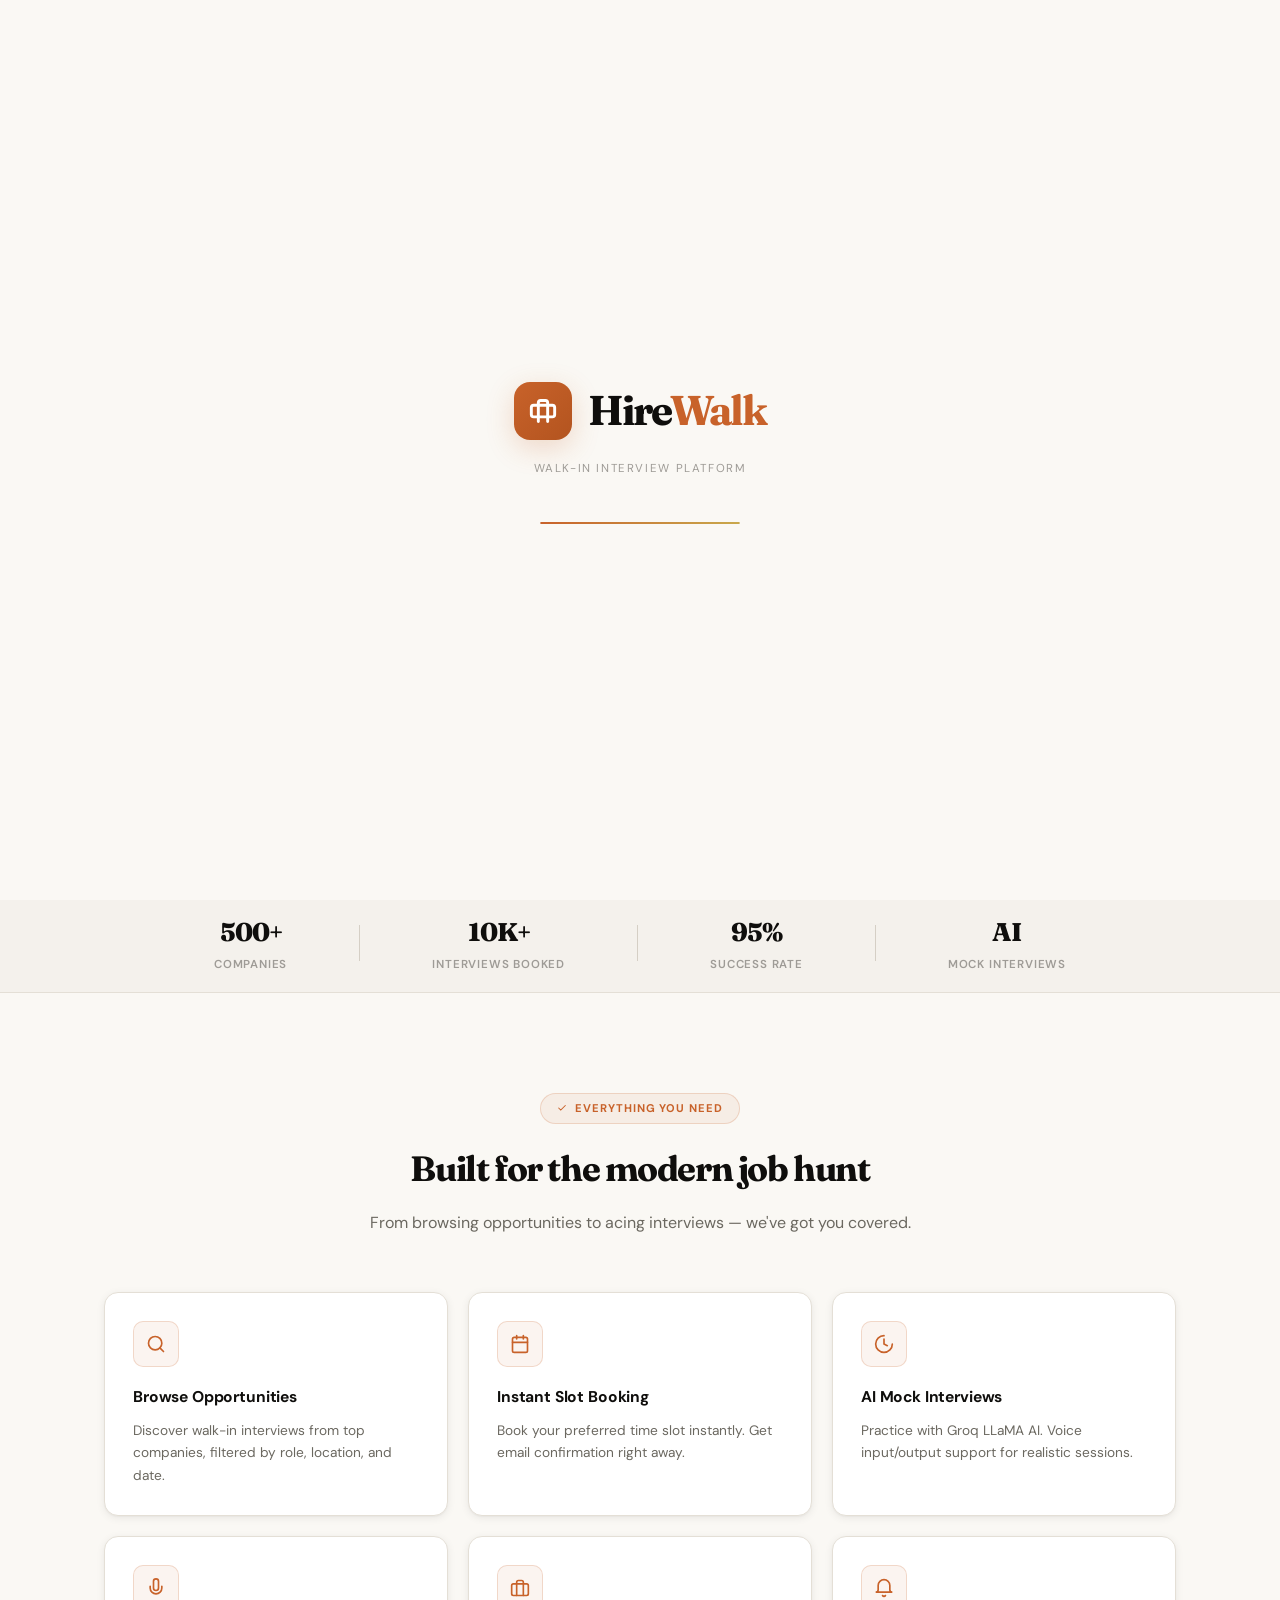
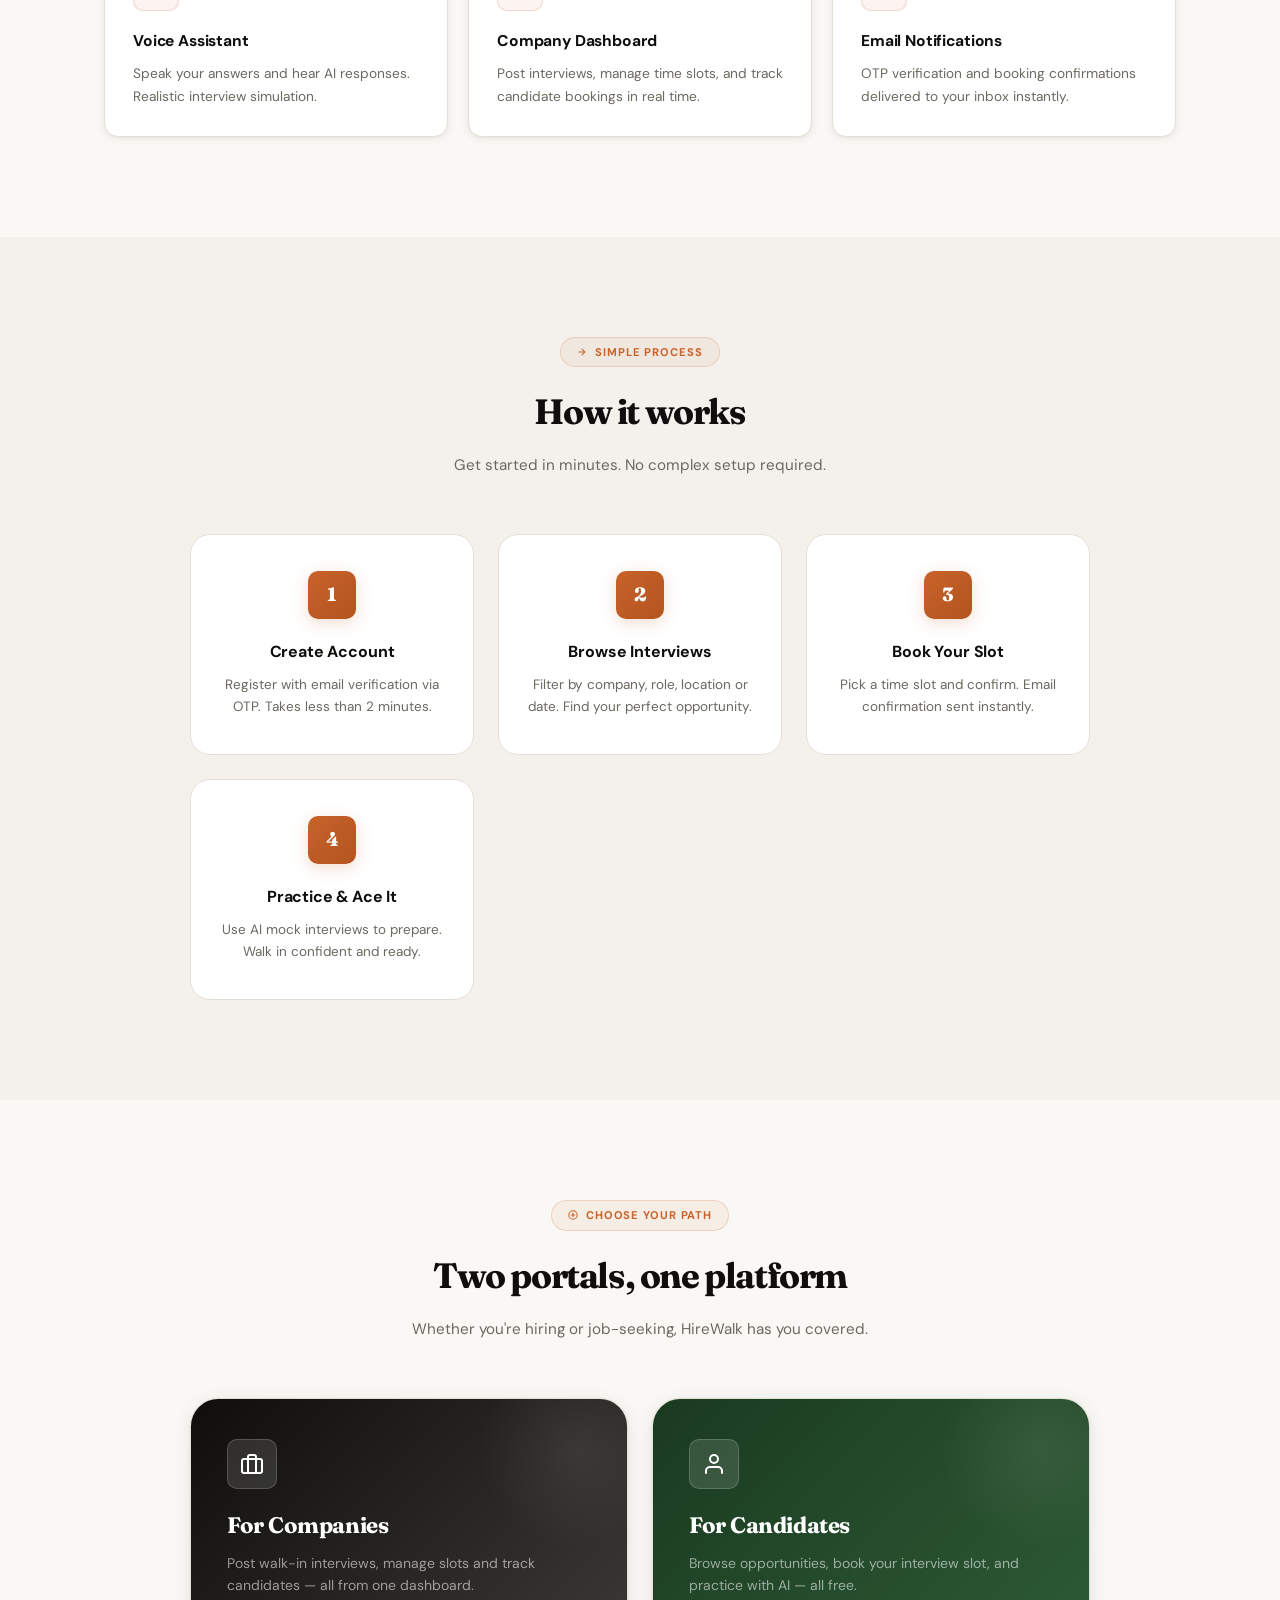
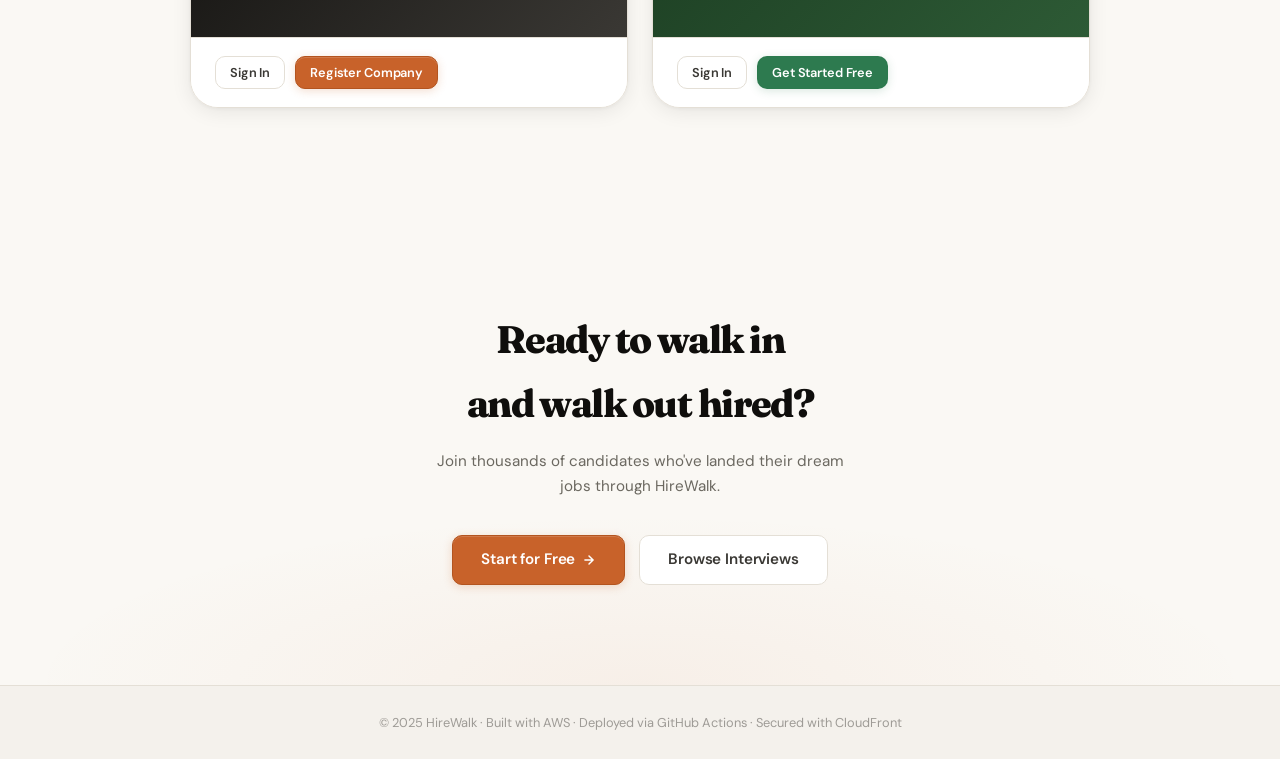
<file: frontend/index.html>
<!DOCTYPE html>
<html lang="en">
<head>
  <meta charset="UTF-8"/>
  <meta name="viewport" content="width=device-width, initial-scale=1.0"/>
  <title>HireWalk — Walk-in Interview Platform</title>
  <link rel="stylesheet" href="css/style.css"/>
  <style>
    /* ── SPLASH FIX: body animation was hiding the splash ── */
    body {
      animation: none !important;
      opacity: 1 !important;
    }

    /* Splash: always on top, visible immediately */
    #splash {
      position: fixed; inset: 0;
      background: var(--bg);
      z-index: 9999;
      display: flex;
      align-items: center;
      justify-content: center;
      flex-direction: column;
      opacity: 1;
      visibility: visible;
      transition: opacity .6s cubic-bezier(.4,0,.2,1), visibility .6s;
    }

    #splash.hide {
      opacity: 0;
      visibility: hidden;
      pointer-events: none;
    }

    /* Page content fades in after splash */
    #page-content {
      opacity: 0;
      animation: pageEnter .5s .4s cubic-bezier(.4,0,.2,1) forwards;
    }

    @keyframes pageEnter {
      from { opacity: 0; transform: translateY(10px); }
      to   { opacity: 1; transform: translateY(0); }
    }

    /* ── Nav username spacing ── */
    #nav-links { gap: 14px; }
    #nav-links > span { padding: 0 4px; color: var(--ink-soft); font-size: .825rem; }

    /* ── Stats bar ── */
    .stats-bar {
      background: var(--cream-2);
      border-top: 1px solid var(--border);
      border-bottom: 1px solid var(--border);
      padding: 18px 24px;
      position: relative; z-index: 1;
    }
    .stats-bar-inner {
      max-width: 900px; margin: 0 auto;
      display: flex; align-items: center; justify-content: space-around;
      gap: 24px; flex-wrap: wrap;
    }
    .stats-bar-item { text-align: center; }
    .stats-bar-item .num {
      font-family: var(--font-display);
      font-size: 1.6rem; font-weight: 800;
      color: var(--ink); letter-spacing: -.04em;
    }
    .stats-bar-item .lbl {
      font-size: .72rem; color: var(--ink-faint);
      font-weight: 600; text-transform: uppercase;
      letter-spacing: .07em; margin-top: 2px;
    }
    .stats-divider { width: 1px; height: 36px; background: var(--border-2); }

    /* ── Section label ── */
    .section-label {
      display: inline-flex; align-items: center; gap: 8px;
      padding: 5px 16px; border-radius: 99px;
      background: var(--accent-light); border: 1px solid var(--accent-border);
      font-size: .7rem; font-weight: 700; color: var(--accent);
      text-transform: uppercase; letter-spacing: .08em; margin-bottom: 16px;
    }

    /* ── How It Works ── */
    .how-section { padding: 100px 24px; background: var(--cream-2); position: relative; z-index: 1; }
    .steps-grid {
      display: grid; grid-template-columns: repeat(auto-fit, minmax(220px, 1fr));
      gap: 24px; margin-top: 56px; max-width: 900px;
      margin-left: auto; margin-right: auto;
    }
    .step-card {
      text-align: center; padding: 36px 28px;
      background: var(--surface); border-radius: var(--r-lg);
      border: 1px solid var(--border); transition: var(--t-spring);
    }
    .step-card:hover { transform: translateY(-6px); border-color: var(--accent-border); box-shadow: var(--shadow-lg); }
    .step-num {
      width: 48px; height: 48px;
      background: linear-gradient(135deg, var(--accent), var(--accent-hover));
      border-radius: var(--r-sm); display: flex; align-items: center; justify-content: center;
      font-family: var(--font-display); font-size: 1.2rem; font-weight: 800; color: #fff;
      margin: 0 auto 20px; box-shadow: 0 4px 16px var(--accent-glow); transition: var(--t-spring);
    }
    .step-card:hover .step-num { transform: scale(1.1) rotate(-5deg); box-shadow: 0 6px 24px var(--accent-glow); }
    .step-card h3 { font-size: 1rem; font-weight: 700; color: var(--ink); margin-bottom: 8px; letter-spacing: -.01em; }
    .step-card p  { font-size: .845rem; color: var(--ink-soft); line-height: 1.65; }

    /* ── CTA ── */
    .cta-section {
      padding: 100px 24px; text-align: center; position: relative; z-index: 1;
      background: radial-gradient(ellipse 80% 60% at 50% 100%, rgba(200,98,42,.06) 0%, transparent 60%), var(--bg);
    }
    .cta-section h2 {
      font-family: var(--font-display); font-size: 2.4rem; font-weight: 800;
      color: var(--ink); letter-spacing: -.04em; margin-bottom: 14px;
      max-width: 600px; margin-left: auto; margin-right: auto;
    }
    .cta-section p { color: var(--ink-soft); font-size: .95rem; max-width: 440px; margin: 0 auto 36px; }
  </style>
</head>
<body>

<!-- ══ SPLASH ══ -->
<div id="splash">
  <div class="splash-logo">
    <div class="splash-icon">
      <svg width="28" height="28" viewBox="0 0 24 24" fill="none" stroke="#fff" stroke-width="2.5" stroke-linecap="round">
        <path d="M20 7H4a2 2 0 0 0-2 2v6a2 2 0 0 0 2 2h16a2 2 0 0 0 2-2V9a2 2 0 0 0-2-2z"/>
        <path d="M16 21V5a2 2 0 0 0-2-2h-4a2 2 0 0 0-2 2v16"/>
      </svg>
    </div>
    <span class="splash-name">Hire<span>Walk</span></span>
  </div>
  <p class="splash-tagline">Walk-in Interview Platform</p>
  <div class="splash-bar"><div class="splash-bar-fill"></div></div>
</div>

<!-- ══ PAGE CONTENT (fades in after splash) ══ -->
<div id="page-content">

<nav class="navbar">
  <a class="nav-brand" href="index.html">
    <div class="nav-brand-icon">
      <svg width="18" height="18" viewBox="0 0 24 24" fill="none" stroke="#fff" stroke-width="2.5" stroke-linecap="round">
        <path d="M20 7H4a2 2 0 0 0-2 2v6a2 2 0 0 0 2 2h16a2 2 0 0 0 2-2V9a2 2 0 0 0-2-2z"/>
        <path d="M16 21V5a2 2 0 0 0-2-2h-4a2 2 0 0 0-2 2v16"/>
      </svg>
    </div>
    Hire<span>Walk</span>
  </a>
  <div class="nav-links" id="nav-links">
    <button class="nav-btn ghost" onclick="location.href='user/login.html'">Sign In</button>
    <button class="nav-btn filled" onclick="location.href='user/register.html'">Get Started</button>
  </div>
</nav>

<!-- Hero -->
<div class="hero">
  <div class="hero-grid"></div>
  <div class="hero-content">
    <h1>Walk-in Interviews,<br><em>Reimagined</em></h1>
    <p>Book slots at top companies, practice with AI mock interviews, and land your dream job — all in one platform.</p>
    <div class="hero-actions">
      <button class="btn btn-primary btn-lg" onclick="location.href='user/register.html'">
        <svg width="16" height="16" viewBox="0 0 24 24" fill="none" stroke="currentColor" stroke-width="2" stroke-linecap="round"><path d="M16 21v-2a4 4 0 0 0-4-4H6a4 4 0 0 0-4 4v2"/><circle cx="9" cy="7" r="4"/><line x1="19" y1="8" x2="19" y2="14"/><line x1="22" y1="11" x2="16" y2="11"/></svg>
        Start as Candidate
      </button>
      <button class="btn btn-ghost btn-lg" onclick="location.href='company/register.html'">
        <svg width="16" height="16" viewBox="0 0 24 24" fill="none" stroke="currentColor" stroke-width="2" stroke-linecap="round"><rect x="2" y="7" width="20" height="14" rx="2"/><path d="M16 21V5a2 2 0 0 0-2-2h-4a2 2 0 0 0-2 2v16"/></svg>
        Post as Company
      </button>
    </div>
  </div>
</div>

<!-- Stats Bar -->
<div class="stats-bar">
  <div class="stats-bar-inner">
    <div class="stats-bar-item"><div class="num">500+</div><div class="lbl">Companies</div></div>
    <div class="stats-divider"></div>
    <div class="stats-bar-item"><div class="num">10K+</div><div class="lbl">Interviews Booked</div></div>
    <div class="stats-divider"></div>
    <div class="stats-bar-item"><div class="num">95%</div><div class="lbl">Success Rate</div></div>
    <div class="stats-divider"></div>
    <div class="stats-bar-item"><div class="num">AI</div><div class="lbl">Mock Interviews</div></div>
  </div>
</div>

<!-- Features -->
<div class="features">
  <div class="container">
    <div class="features-header">
      <div class="section-label">
        <svg width="10" height="10" viewBox="0 0 24 24" fill="none" stroke="currentColor" stroke-width="2.5" stroke-linecap="round"><polyline points="20 6 9 17 4 12"/></svg>
        Everything you need
      </div>
      <h2>Built for the modern job hunt</h2>
      <p>From browsing opportunities to acing interviews — we've got you covered.</p>
    </div>
    <div class="grid-3">
      <div class="feature-card">
        <div class="feature-icon-wrap"><svg width="20" height="20" viewBox="0 0 24 24" fill="none" stroke="var(--accent)" stroke-width="2" stroke-linecap="round"><circle cx="11" cy="11" r="8"/><path d="m21 21-4.35-4.35"/></svg></div>
        <h3>Browse Opportunities</h3>
        <p>Discover walk-in interviews from top companies, filtered by role, location, and date.</p>
      </div>
      <div class="feature-card">
        <div class="feature-icon-wrap"><svg width="20" height="20" viewBox="0 0 24 24" fill="none" stroke="var(--accent)" stroke-width="2" stroke-linecap="round"><rect x="3" y="4" width="18" height="18" rx="2"/><line x1="16" y1="2" x2="16" y2="6"/><line x1="8" y1="2" x2="8" y2="6"/><line x1="3" y1="10" x2="21" y2="10"/></svg></div>
        <h3>Instant Slot Booking</h3>
        <p>Book your preferred time slot instantly. Get email confirmation right away.</p>
      </div>
      <div class="feature-card">
        <div class="feature-icon-wrap"><svg width="20" height="20" viewBox="0 0 24 24" fill="none" stroke="var(--accent)" stroke-width="2" stroke-linecap="round"><path d="M12 2a10 10 0 1 0 10 10"/><path d="M12 6v6l4 2"/></svg></div>
        <h3>AI Mock Interviews</h3>
        <p>Practice with Groq LLaMA AI. Voice input/output support for realistic sessions.</p>
      </div>
      <div class="feature-card">
        <div class="feature-icon-wrap"><svg width="20" height="20" viewBox="0 0 24 24" fill="none" stroke="var(--accent)" stroke-width="2" stroke-linecap="round"><path d="M12 1a3 3 0 0 0-3 3v8a3 3 0 0 0 6 0V4a3 3 0 0 0-3-3z"/><path d="M19 10v2a7 7 0 0 1-14 0v-2"/></svg></div>
        <h3>Voice Assistant</h3>
        <p>Speak your answers and hear AI responses. Realistic interview simulation.</p>
      </div>
      <div class="feature-card">
        <div class="feature-icon-wrap"><svg width="20" height="20" viewBox="0 0 24 24" fill="none" stroke="var(--accent)" stroke-width="2" stroke-linecap="round"><rect x="2" y="7" width="20" height="14" rx="2"/><path d="M16 21V5a2 2 0 0 0-2-2h-4a2 2 0 0 0-2 2v16"/></svg></div>
        <h3>Company Dashboard</h3>
        <p>Post interviews, manage time slots, and track candidate bookings in real time.</p>
      </div>
      <div class="feature-card">
        <div class="feature-icon-wrap"><svg width="20" height="20" viewBox="0 0 24 24" fill="none" stroke="var(--accent)" stroke-width="2" stroke-linecap="round"><path d="M22 17H2a3 3 0 0 0 3-3V9a7 7 0 0 1 14 0v5a3 3 0 0 0 3 3zm-8.27 4a2 2 0 0 1-3.46 0"/></svg></div>
        <h3>Email Notifications</h3>
        <p>OTP verification and booking confirmations delivered to your inbox instantly.</p>
      </div>
    </div>
  </div>
</div>

<!-- How It Works -->
<div class="how-section">
  <div class="container">
    <div style="text-align:center">
      <div class="section-label">
        <svg width="10" height="10" viewBox="0 0 24 24" fill="none" stroke="currentColor" stroke-width="2.5" stroke-linecap="round"><path d="M5 12h14M12 5l7 7-7 7"/></svg>
        Simple process
      </div>
      <h2 style="font-family:var(--font-display);font-size:2.2rem;font-weight:700;color:var(--ink);letter-spacing:-.04em;margin-bottom:12px">How it works</h2>
      <p style="color:var(--ink-soft);font-size:.95rem;max-width:440px;margin:0 auto">Get started in minutes. No complex setup required.</p>
    </div>
    <div class="steps-grid">
      <div class="step-card"><div class="step-num">1</div><h3>Create Account</h3><p>Register with email verification via OTP. Takes less than 2 minutes.</p></div>
      <div class="step-card"><div class="step-num">2</div><h3>Browse Interviews</h3><p>Filter by company, role, location or date. Find your perfect opportunity.</p></div>
      <div class="step-card"><div class="step-num">3</div><h3>Book Your Slot</h3><p>Pick a time slot and confirm. Email confirmation sent instantly.</p></div>
      <div class="step-card"><div class="step-num">4</div><h3>Practice & Ace It</h3><p>Use AI mock interviews to prepare. Walk in confident and ready.</p></div>
    </div>
  </div>
</div>

<!-- Portals -->
<div style="padding:100px 24px;position:relative;z-index:1">
  <div class="container">
    <div style="text-align:center;margin-bottom:56px">
      <div class="section-label">
        <svg width="10" height="10" viewBox="0 0 24 24" fill="none" stroke="currentColor" stroke-width="2.5" stroke-linecap="round"><circle cx="12" cy="12" r="10"/><line x1="12" y1="8" x2="12" y2="16"/><line x1="8" y1="12" x2="16" y2="12"/></svg>
        Choose your path
      </div>
      <h2 style="font-family:var(--font-display);font-size:2.2rem;font-weight:700;color:var(--ink);letter-spacing:-.04em;margin-bottom:12px">Two portals, one platform</h2>
      <p style="color:var(--ink-soft);font-size:.95rem">Whether you're hiring or job-seeking, HireWalk has you covered.</p>
    </div>
    <div class="portal-grid">
      <div class="portal-card company">
        <div class="portal-card-top">
          <div class="portal-card-icon"><svg width="24" height="24" viewBox="0 0 24 24" fill="none" stroke="#fff" stroke-width="2" stroke-linecap="round"><rect x="2" y="7" width="20" height="14" rx="2"/><path d="M16 21V5a2 2 0 0 0-2-2h-4a2 2 0 0 0-2 2v16"/></svg></div>
          <h3>For Companies</h3>
          <p>Post walk-in interviews, manage slots and track candidates — all from one dashboard.</p>
        </div>
        <div class="portal-card-btns">
          <button class="btn btn-ghost btn-sm" onclick="location.href='company/login.html'">Sign In</button>
          <button class="btn btn-primary btn-sm" onclick="location.href='company/register.html'">Register Company</button>
        </div>
      </div>
      <div class="portal-card user">
        <div class="portal-card-top">
          <div class="portal-card-icon"><svg width="24" height="24" viewBox="0 0 24 24" fill="none" stroke="#fff" stroke-width="2" stroke-linecap="round"><path d="M20 21v-2a4 4 0 0 0-4-4H8a4 4 0 0 0-4 4v2"/><circle cx="12" cy="7" r="4"/></svg></div>
          <h3>For Candidates</h3>
          <p>Browse opportunities, book your interview slot, and practice with AI — all free.</p>
        </div>
        <div class="portal-card-btns">
          <button class="btn btn-ghost btn-sm" onclick="location.href='user/login.html'">Sign In</button>
          <button class="btn btn-success btn-sm" onclick="location.href='user/register.html'">Get Started Free</button>
        </div>
      </div>
    </div>
  </div>
</div>

<!-- CTA -->
<div class="cta-section">
  <h2>Ready to walk in<br>and walk out hired?</h2>
  <p>Join thousands of candidates who've landed their dream jobs through HireWalk.</p>
  <div style="display:flex;gap:14px;justify-content:center;flex-wrap:wrap">
    <button class="btn btn-primary btn-lg" onclick="location.href='user/register.html'">
      Start for Free
      <svg width="14" height="14" viewBox="0 0 24 24" fill="none" stroke="currentColor" stroke-width="2.5" stroke-linecap="round"><path d="M5 12h14M12 5l7 7-7 7"/></svg>
    </button>
    <button class="btn btn-ghost btn-lg" onclick="location.href='user/browse.html'">Browse Interviews</button>
  </div>
</div>

<footer>
  <p>© 2025 HireWalk · Built with AWS · Deployed via GitHub Actions · Secured with CloudFront</p>
</footer>

</div><!-- /#page-content -->

<script src="js/api.js"></script>
<script src="js/auth.js"></script>
<script>
  window.addEventListener('load', () => {
    setTimeout(() => {
      document.getElementById('splash').classList.add('hide');
    }, 2200);
  });

  const user = Auth.get();
  if (user) {
    document.getElementById('nav-links').innerHTML = user.role === 'company'
      ? `<span>${user.name}</span><button class="nav-btn filled" onclick="location.href='company/dashboard.html'">Dashboard</button>`
      : `<span>Hi, ${user.name?.split(' ')[0]}</span><button class="nav-btn filled" onclick="location.href='user/browse.html'">Browse</button>`;
  }
</script>
</body>
</html>
</file>
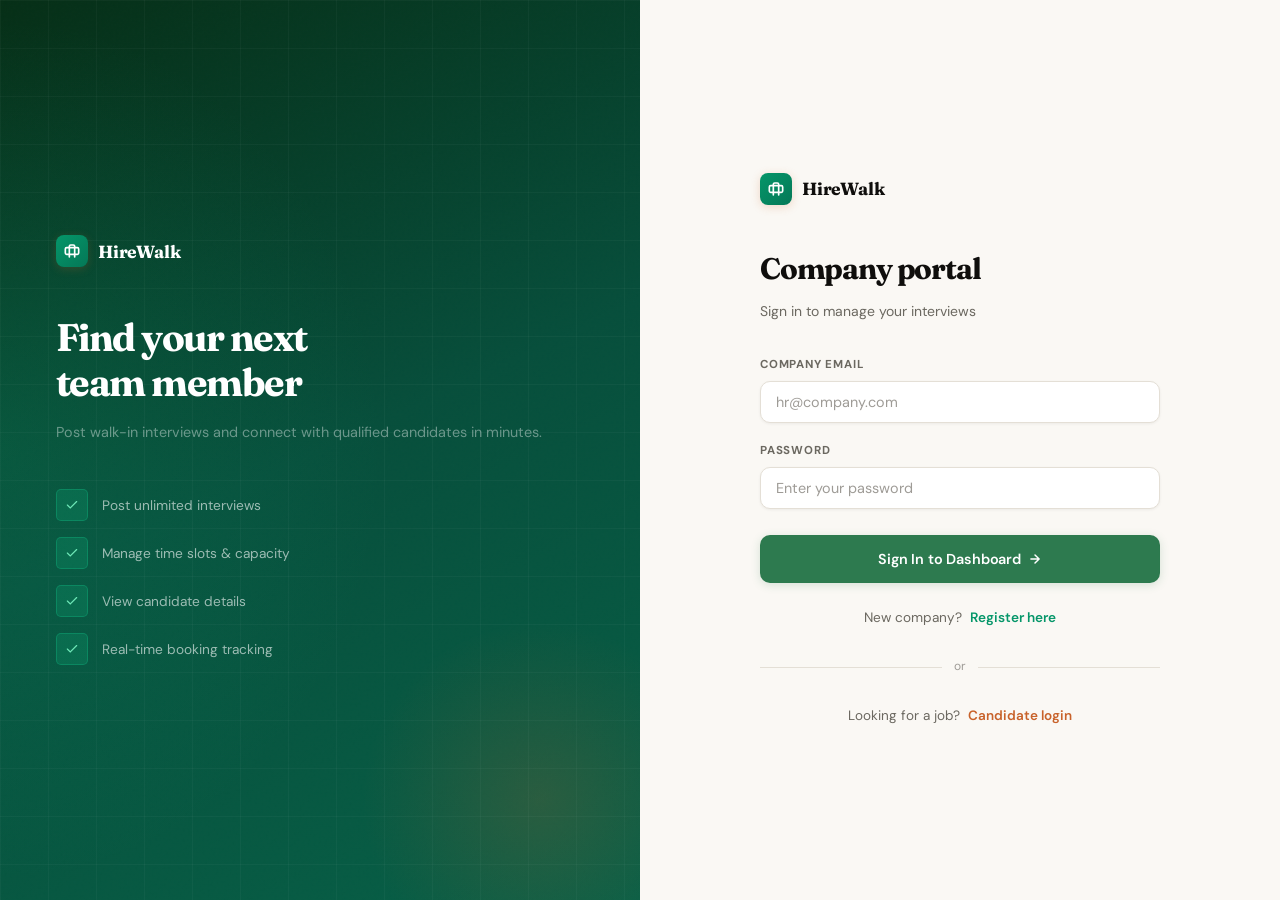
<file: frontend/company/login.html>
<!DOCTYPE html>
<html lang="en">
<head>
  <meta charset="UTF-8"/>
  <meta name="viewport" content="width=device-width, initial-scale=1.0"/>
  <title>Company Login — HireWalk</title>
  <link rel="stylesheet" href="../css/style.css"/>
</head>
<body>

<div class="auth-page">
  <div class="auth-left" style="background:radial-gradient(ellipse 100% 80% at 0% 50%, rgba(16,185,129,.15) 0%, transparent 60%), linear-gradient(155deg, #052e16 0%, #064e3b 50%, #065f46 100%)">
    <div class="auth-left-grid"></div>
    <div class="auth-left-content">
      <a href="../index.html" class="auth-logo" style="margin-bottom:48px;display:inline-flex;color:#fff">
        <div class="auth-logo-icon" style="background:linear-gradient(135deg,#059669,#047857)">
          <svg width="16" height="16" viewBox="0 0 24 24" fill="none" stroke="#fff" stroke-width="2.5" stroke-linecap="round">
            <path d="M20 7H4a2 2 0 0 0-2 2v6a2 2 0 0 0 2 2h16a2 2 0 0 0 2-2V9a2 2 0 0 0-2-2z"/>
            <path d="M16 21V5a2 2 0 0 0-2-2h-4a2 2 0 0 0-2 2v16"/>
          </svg>
        </div>
        HireWalk
      </a>

      <h2>Find your next<br>team member</h2>
      <p style="margin-top:14px">Post walk-in interviews and connect with qualified candidates in minutes.</p>

      <div class="auth-feature-list">
        <div class="auth-feature">
          <div class="auth-feature-icon" style="background:rgba(16,185,129,.2);border-color:rgba(16,185,129,.35)">
            <svg width="14" height="14" viewBox="0 0 24 24" fill="none" stroke="#6ee7b7" stroke-width="2" stroke-linecap="round"><polyline points="20 6 9 17 4 12"/></svg>
          </div>
          Post unlimited interviews
        </div>
        <div class="auth-feature">
          <div class="auth-feature-icon" style="background:rgba(16,185,129,.2);border-color:rgba(16,185,129,.35)">
            <svg width="14" height="14" viewBox="0 0 24 24" fill="none" stroke="#6ee7b7" stroke-width="2" stroke-linecap="round"><polyline points="20 6 9 17 4 12"/></svg>
          </div>
          Manage time slots & capacity
        </div>
        <div class="auth-feature">
          <div class="auth-feature-icon" style="background:rgba(16,185,129,.2);border-color:rgba(16,185,129,.35)">
            <svg width="14" height="14" viewBox="0 0 24 24" fill="none" stroke="#6ee7b7" stroke-width="2" stroke-linecap="round"><polyline points="20 6 9 17 4 12"/></svg>
          </div>
          View candidate details
        </div>
        <div class="auth-feature">
          <div class="auth-feature-icon" style="background:rgba(16,185,129,.2);border-color:rgba(16,185,129,.35)">
            <svg width="14" height="14" viewBox="0 0 24 24" fill="none" stroke="#6ee7b7" stroke-width="2" stroke-linecap="round"><polyline points="20 6 9 17 4 12"/></svg>
          </div>
          Real-time booking tracking
        </div>
      </div>
    </div>
  </div>

  <div class="auth-right">
    <div class="auth-form">
      <a href="../index.html" class="auth-logo">
        <div class="auth-logo-icon" style="background:linear-gradient(135deg,#059669,#047857)">
          <svg width="16" height="16" viewBox="0 0 24 24" fill="none" stroke="#fff" stroke-width="2.5" stroke-linecap="round">
            <path d="M20 7H4a2 2 0 0 0-2 2v6a2 2 0 0 0 2 2h16a2 2 0 0 0 2-2V9a2 2 0 0 0-2-2z"/>
            <path d="M16 21V5a2 2 0 0 0-2-2h-4a2 2 0 0 0-2 2v16"/>
          </svg>
        </div>
        HireWalk
      </a>

      <h2>Company portal</h2>
      <p class="subtitle">Sign in to manage your interviews</p>

      <div id="alert"></div>

      <div class="form-group">
        <label>Company Email</label>
        <input type="email" class="form-control" id="email" placeholder="hr@company.com" autocomplete="email"/>
      </div>

      <div class="form-group">
        <label>Password</label>
        <input type="password" class="form-control" id="password" placeholder="Enter your password" autocomplete="current-password"/>
      </div>

      <button class="btn btn-success" id="login-btn" onclick="login()" style="width:100%;justify-content:center;padding:13px;font-size:.9rem;margin-top:8px">
        Sign In to Dashboard
        <svg width="14" height="14" viewBox="0 0 24 24" fill="none" stroke="currentColor" stroke-width="2.5" stroke-linecap="round"><path d="M5 12h14M12 5l7 7-7 7"/></svg>
      </button>

      <div style="text-align:center;margin-top:24px;font-size:.85rem;color:var(--ink-soft)">
        New company?
        <a href="register.html" style="color:#059669;font-weight:600;margin-left:4px">Register here</a>
      </div>

      <div style="position:relative;margin:28px 0;display:flex;align-items:center;gap:12px">
        <div style="flex:1;height:1px;background:var(--border)"></div>
        <span style="font-size:.75rem;color:var(--ink-faint)">or</span>
        <div style="flex:1;height:1px;background:var(--border)"></div>
      </div>

      <div style="text-align:center;font-size:.845rem;color:var(--ink-soft)">
        Looking for a job?
        <a href="../user/login.html" style="color:var(--accent);font-weight:600;margin-left:4px">Candidate login</a>
      </div>
    </div>
  </div>
</div>

<script src="../js/api.js"></script>
<script src="../js/auth.js"></script>
<script>
  Auth.redirectIfLoggedIn();

  document.addEventListener('keydown', e => {
    if (e.key === 'Enter') login();
  });

  async function login() {
    const email    = document.getElementById('email').value.trim();
    const password = document.getElementById('password').value;
    const alertEl  = document.getElementById('alert');
    const btn      = document.getElementById('login-btn');

    if (!email || !password) {
      showAlert(alertEl, 'Please enter your email and password');
      return;
    }

    setLoading(btn, true, 'Signing in...');
    try {
      // ✅ Fixed: was Api.login('company', {...}) — correct function is Api.companyLogin()
      const { token, user } = await Api.companyLogin({ email, password });
      Auth.save(token, user);
      document.body.classList.add('page-leaving');
      setTimeout(() => { window.location.href = 'dashboard.html'; }, 220);
    } catch (err) {
      showAlert(alertEl, err.message);
      setLoading(btn, false);
    }
  }
</script>
</body>
</html>
</file>
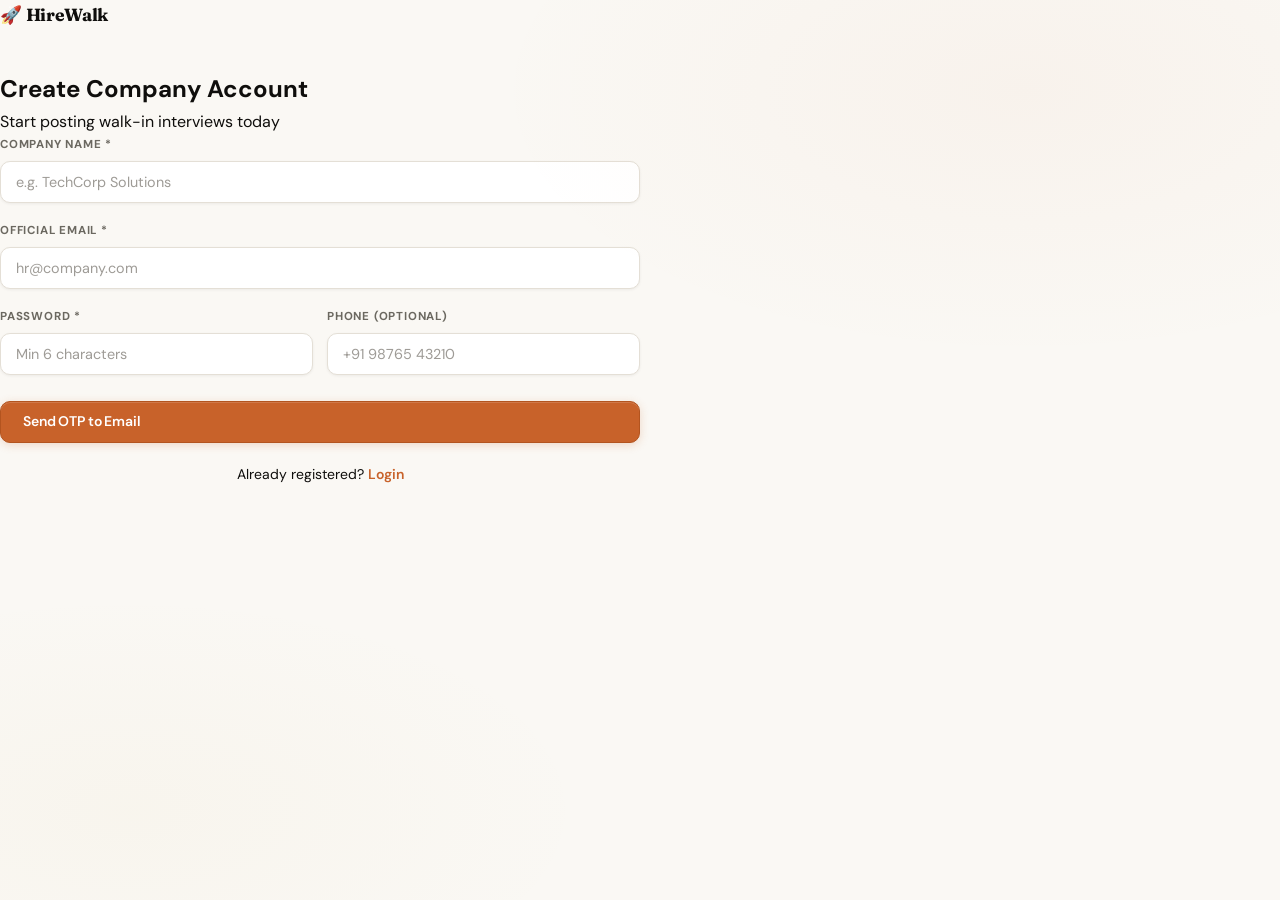
<file: frontend/company/register.html>
<!DOCTYPE html>
<html lang="en">
<head>
  <meta charset="UTF-8" />
  <meta name="viewport" content="width=device-width, initial-scale=1.0" />
  <title>Company Register — HireWalk</title>
  <link rel="stylesheet" href="../css/style.css" />
</head>
<body>
<div class="auth-page">
  <div class="auth-card">
    <a class="auth-logo" href="../index.html">🚀 HireWalk</a>

    <!-- Step 1 -->
    <div id="step-register">
      <h2>Create Company Account</h2>
      <p class="subtitle">Start posting walk-in interviews today</p>
      <div id="alert-box"></div>
      <div class="form-group">
        <label>Company Name *</label>
        <input class="form-control" id="name" type="text" placeholder="e.g. TechCorp Solutions" />
      </div>
      <div class="form-group">
        <label>Official Email *</label>
        <input class="form-control" id="email" type="email" placeholder="hr@company.com" />
      </div>
      <div class="form-row">
        <div class="form-group">
          <label>Password *</label>
          <input class="form-control" id="password" type="password" placeholder="Min 6 characters" />
        </div>
        <div class="form-group">
          <label>Phone (optional)</label>
          <input class="form-control" id="phone" type="tel" placeholder="+91 98765 43210" />
        </div>
      </div>
      <button class="btn btn-primary" style="width:100%;margin-top:8px" id="reg-btn" onclick="sendOtp()">
        Send OTP to Email
      </button>
      <p style="text-align:center;margin-top:20px;font-size:.875rem;color:var(--muted)">
        Already registered? <a href="login.html" style="color:var(--accent);font-weight:600">Login</a>
      </p>
    </div>

    <!-- Step 2: OTP -->
    <div id="step-otp" style="display:none">
      <h2>Verify Your Email</h2>
      <p class="subtitle" id="otp-subtitle">Enter the 6-digit OTP sent to your email</p>
      <div id="otp-alert-box"></div>
      <div class="form-group" style="margin-top:16px">
        <label>6-Digit OTP *</label>
        <input class="form-control" id="otp" type="text" maxlength="6"
          placeholder="Enter OTP" style="font-size:1.5rem;letter-spacing:8px;text-align:center" />
      </div>
      <button class="btn btn-primary" style="width:100%;margin-top:8px" id="verify-btn" onclick="verifyOtp()">
        Verify & Create Account
      </button>
      <button onclick="document.getElementById('step-otp').style.display='none';document.getElementById('step-register').style.display='block'"
        style="width:100%;margin-top:10px;background:none;border:none;color:var(--muted);cursor:pointer;font-size:.875rem">
        ← Back
      </button>
    </div>
  </div>
</div>

<script src="../js/api.js"></script>
<script src="../js/auth.js"></script>
<script>
  Auth.redirectIfLoggedIn();
  let registeredEmail = '';

  async function sendOtp() {
    const btn   = document.getElementById('reg-btn');
    const box   = document.getElementById('alert-box');
    const name  = document.getElementById('name').value.trim();
    const email = document.getElementById('email').value.trim();
    const password = document.getElementById('password').value;
    const phone = document.getElementById('phone').value.trim();

    if (!name || !email || !password) return showAlert(box, 'Please fill all required fields');

    setLoading(btn, true, 'Sending OTP...');
    try {
      await Api.post('/auth/company/send-otp', { name, email, password, phone });
      registeredEmail = email;
      document.getElementById('otp-subtitle').textContent = `OTP sent to ${email}`;
      document.getElementById('step-register').style.display = 'none';
      document.getElementById('step-otp').style.display = 'block';
    } catch (err) {
      showAlert(box, err.message);
    } finally {
      setLoading(btn, false);
    }
  }

  async function verifyOtp() {
    const btn = document.getElementById('verify-btn');
    const box = document.getElementById('otp-alert-box');
    const otp = document.getElementById('otp').value.trim();

    if (!otp || otp.length !== 6) return showAlert(box, 'Enter the 6-digit OTP');

    setLoading(btn, true, 'Verifying...');
    try {
      const res = await Api.post('/auth/company/verify-otp', { email: registeredEmail, otp });
      Auth.save(res.token, res.user);
      showAlert(box, 'Account created! Redirecting...', 'success');
      setTimeout(() => location.href = 'dashboard.html', 800);
    } catch (err) {
      showAlert(box, err.message);
    } finally {
      setLoading(btn, false);
    }
  }
</script>
</body>
</html>
</file>
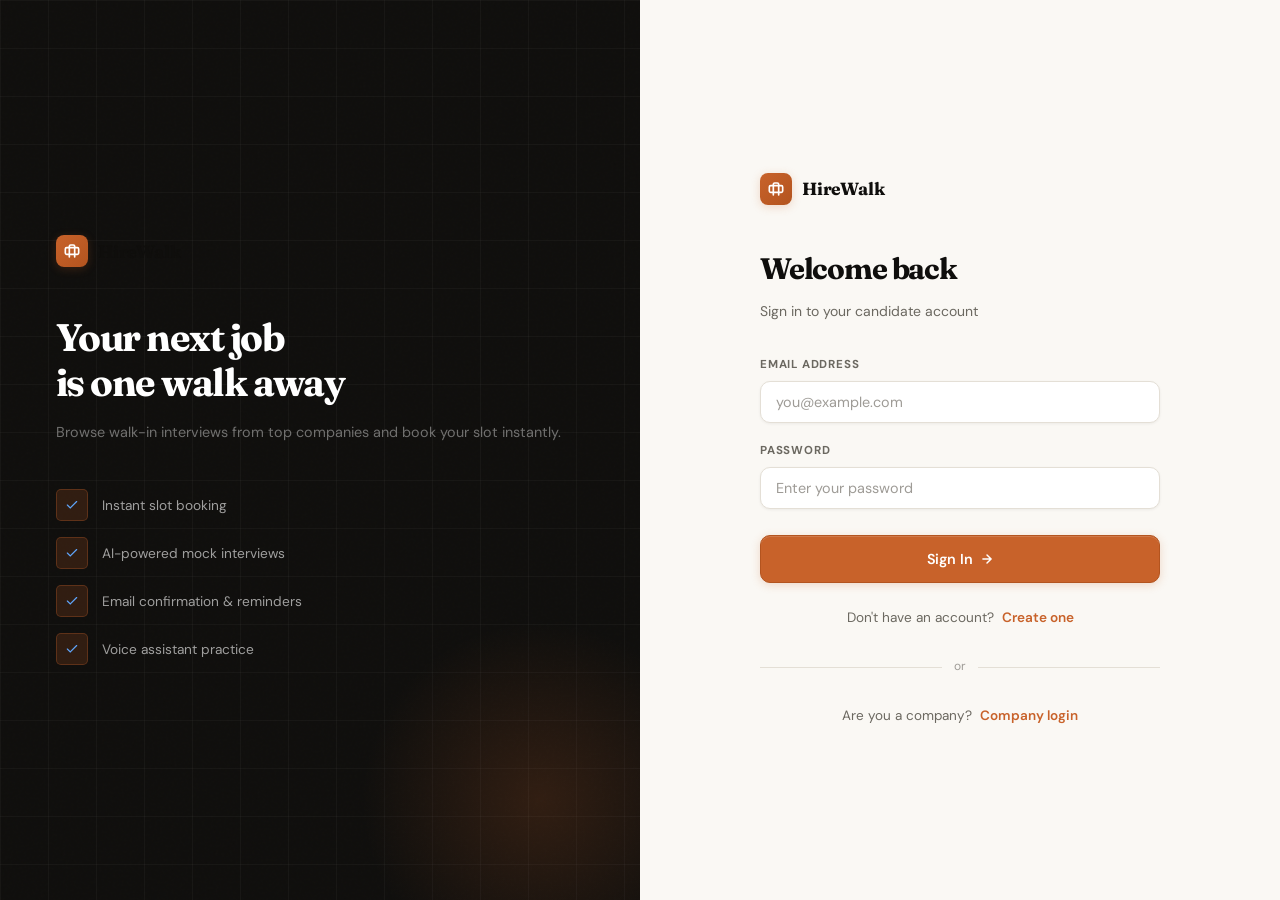
<file: frontend/user/login.html>
<!DOCTYPE html>
<html lang="en">
<head>
  <meta charset="UTF-8"/>
  <meta name="viewport" content="width=device-width, initial-scale=1.0"/>
  <title>Sign In — HireWalk</title>
  <link rel="stylesheet" href="../css/style.css"/>
</head>
<body>

<div class="auth-page">
  <div class="auth-left">
    <div class="auth-left-grid"></div>
    <div class="auth-left-content">
      <a href="../index.html" class="auth-logo" style="margin-bottom:48px;display:inline-flex">
        <div class="auth-logo-icon">
          <svg width="16" height="16" viewBox="0 0 24 24" fill="none" stroke="#fff" stroke-width="2.5" stroke-linecap="round">
            <path d="M20 7H4a2 2 0 0 0-2 2v6a2 2 0 0 0 2 2h16a2 2 0 0 0 2-2V9a2 2 0 0 0-2-2z"/>
            <path d="M16 21V5a2 2 0 0 0-2-2h-4a2 2 0 0 0-2 2v16"/>
          </svg>
        </div>
        HireWalk
      </a>

      <h2>Your next job<br>is one walk away</h2>
      <p style="margin-top:14px">Browse walk-in interviews from top companies and book your slot instantly.</p>

      <div class="auth-feature-list">
        <div class="auth-feature">
          <div class="auth-feature-icon">
            <svg width="14" height="14" viewBox="0 0 24 24" fill="none" stroke="#60a5fa" stroke-width="2" stroke-linecap="round"><polyline points="20 6 9 17 4 12"/></svg>
          </div>
          Instant slot booking
        </div>
        <div class="auth-feature">
          <div class="auth-feature-icon">
            <svg width="14" height="14" viewBox="0 0 24 24" fill="none" stroke="#60a5fa" stroke-width="2" stroke-linecap="round"><polyline points="20 6 9 17 4 12"/></svg>
          </div>
          AI-powered mock interviews
        </div>
        <div class="auth-feature">
          <div class="auth-feature-icon">
            <svg width="14" height="14" viewBox="0 0 24 24" fill="none" stroke="#60a5fa" stroke-width="2" stroke-linecap="round"><polyline points="20 6 9 17 4 12"/></svg>
          </div>
          Email confirmation & reminders
        </div>
        <div class="auth-feature">
          <div class="auth-feature-icon">
            <svg width="14" height="14" viewBox="0 0 24 24" fill="none" stroke="#60a5fa" stroke-width="2" stroke-linecap="round"><polyline points="20 6 9 17 4 12"/></svg>
          </div>
          Voice assistant practice
        </div>
      </div>
    </div>
  </div>

  <div class="auth-right">
    <div class="auth-form">
      <a href="../index.html" class="auth-logo">
        <div class="auth-logo-icon">
          <svg width="16" height="16" viewBox="0 0 24 24" fill="none" stroke="#fff" stroke-width="2.5" stroke-linecap="round">
            <path d="M20 7H4a2 2 0 0 0-2 2v6a2 2 0 0 0 2 2h16a2 2 0 0 0 2-2V9a2 2 0 0 0-2-2z"/>
            <path d="M16 21V5a2 2 0 0 0-2-2h-4a2 2 0 0 0-2 2v16"/>
          </svg>
        </div>
        HireWalk
      </a>

      <h2>Welcome back</h2>
      <p class="subtitle">Sign in to your candidate account</p>

      <div id="alert"></div>

      <div class="form-group">
        <label>Email Address</label>
        <input type="email" class="form-control" id="email" placeholder="you@example.com" autocomplete="email"/>
      </div>

      <div class="form-group">
        <label>Password</label>
        <input type="password" class="form-control" id="password" placeholder="Enter your password" autocomplete="current-password"/>
      </div>

      <button class="btn btn-primary" id="login-btn" onclick="login()" style="width:100%;justify-content:center;padding:13px;font-size:.9rem;margin-top:8px">
        Sign In
        <svg width="14" height="14" viewBox="0 0 24 24" fill="none" stroke="currentColor" stroke-width="2.5" stroke-linecap="round"><path d="M5 12h14M12 5l7 7-7 7"/></svg>
      </button>

      <div style="text-align:center;margin-top:24px;font-size:.85rem;color:var(--ink-soft)">
        Don't have an account?
        <a href="register.html" style="color:var(--accent);font-weight:600;margin-left:4px">Create one</a>
      </div>

      <div style="position:relative;margin:28px 0;display:flex;align-items:center;gap:12px">
        <div style="flex:1;height:1px;background:var(--border)"></div>
        <span style="font-size:.75rem;color:var(--ink-faint)">or</span>
        <div style="flex:1;height:1px;background:var(--border)"></div>
      </div>

      <div style="text-align:center;font-size:.845rem;color:var(--ink-soft)">
        Are you a company?
        <a href="../company/login.html" style="color:var(--accent);font-weight:600;margin-left:4px">Company login</a>
      </div>
    </div>
  </div>
</div>

<script src="../js/api.js"></script>
<script src="../js/auth.js"></script>
<script>
  Auth.redirectIfLoggedIn();

  document.addEventListener('keydown', e => {
    if (e.key === 'Enter') login();
  });

  async function login() {
    const email    = document.getElementById('email').value.trim();
    const password = document.getElementById('password').value;
    const alertEl  = document.getElementById('alert');
    const btn      = document.getElementById('login-btn');

    if (!email || !password) {
      showAlert(alertEl, 'Please enter your email and password');
      return;
    }

    setLoading(btn, true, 'Signing in...');
    try {
      // ✅ Fixed: was Api.login('user', {...}) — correct function is Api.userLogin()
      const { token, user } = await Api.userLogin({ email, password });
      Auth.save(token, user);
      document.body.classList.add('page-leaving');
      setTimeout(() => { window.location.href = 'browse.html'; }, 220);
    } catch (err) {
      showAlert(alertEl, err.message);
      setLoading(btn, false);
    }
  }
</script>
</body>
</html>
</file>
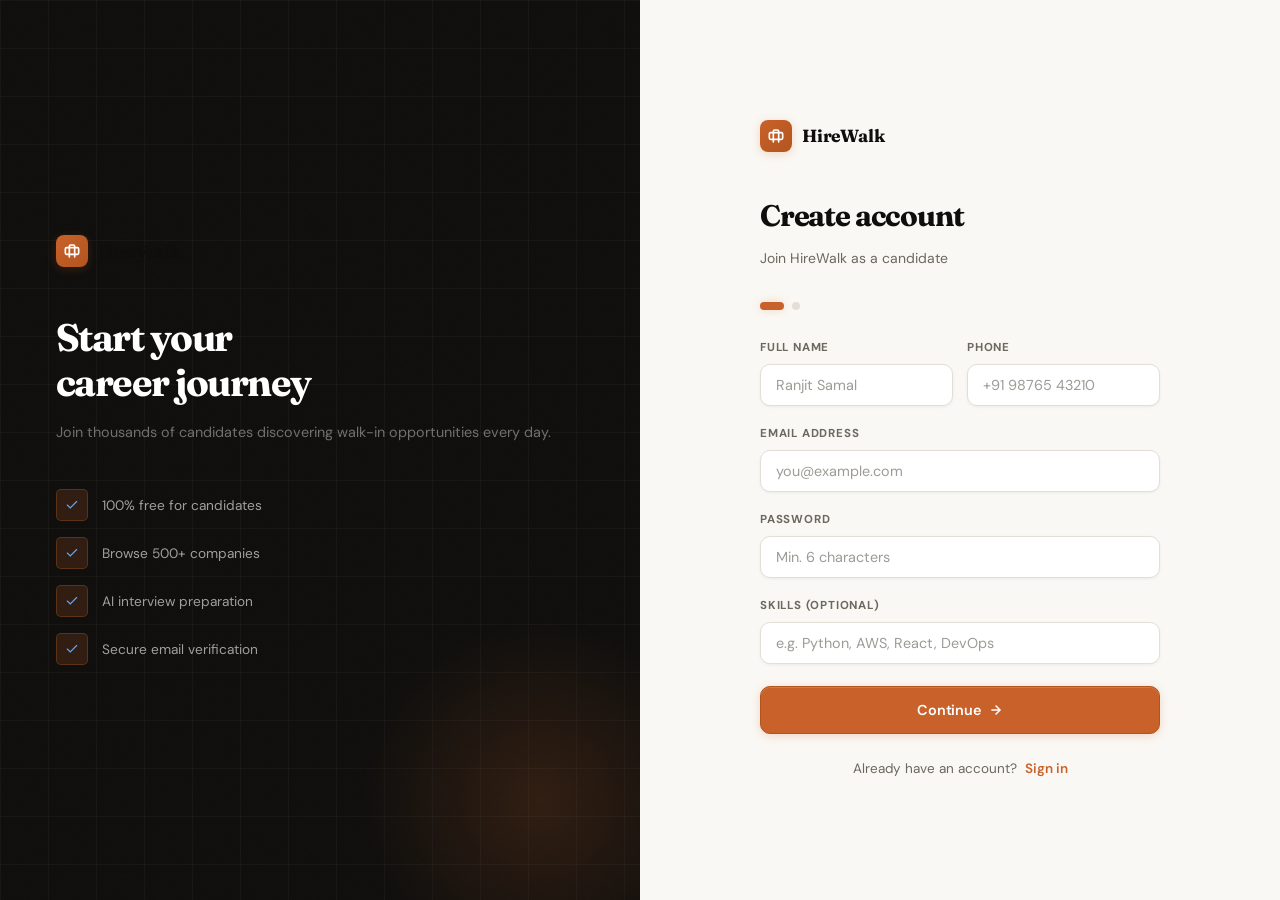
<file: frontend/user/register.html>
<!DOCTYPE html>
<html lang="en">
<head>
  <meta charset="UTF-8"/>
  <meta name="viewport" content="width=device-width, initial-scale=1.0"/>
  <title>Create Account — HireWalk</title>
  <link rel="stylesheet" href="../css/style.css"/>
  <style>
    .otp-container {
      display: none;
      animation: slideUp .4s cubic-bezier(.34,1.56,.64,1) both;
    }

    .otp-container.show { display: block; }

    @keyframes slideUp {
      from { opacity: 0; transform: translateY(20px); }
      to   { opacity: 1; transform: translateY(0); }
    }

    .step-indicator {
      display: flex;
      align-items: center;
      gap: 8px;
      margin-bottom: 28px;
    }

    .step-dot {
      width: 8px; height: 8px;
      border-radius: 50%;
      transition: all .3s cubic-bezier(.34,1.56,.64,1);
    }

    .step-dot.active {
      width: 24px;
      border-radius: 4px;
      background: var(--accent);
      box-shadow: 0 0 10px var(--accent-glow);
    }

    .step-dot.done  { background: var(--success); }
    .step-dot.pending { background: var(--cream-4); }

    .otp-display {
      background: var(--accent-light);
      border: 1px solid var(--accent-border);
      border-radius: var(--r-sm);
      padding: 14px;
      text-align: center;
      margin-bottom: 20px;
    }

    .otp-display p { font-size: .845rem; color: var(--ink-soft); }
    .otp-display strong { color: var(--accent); font-weight: 700; }
  </style>
</head>
<body>

<div class="auth-page">
  <div class="auth-left">
    <div class="auth-left-grid"></div>
    <div class="auth-left-content">
      <a href="../index.html" class="auth-logo" style="margin-bottom:48px;display:inline-flex">
        <div class="auth-logo-icon">
          <svg width="16" height="16" viewBox="0 0 24 24" fill="none" stroke="#fff" stroke-width="2.5" stroke-linecap="round">
            <path d="M20 7H4a2 2 0 0 0-2 2v6a2 2 0 0 0 2 2h16a2 2 0 0 0 2-2V9a2 2 0 0 0-2-2z"/>
            <path d="M16 21V5a2 2 0 0 0-2-2h-4a2 2 0 0 0-2 2v16"/>
          </svg>
        </div>
        HireWalk
      </a>

      <h2>Start your<br>career journey</h2>
      <p style="margin-top:14px">Join thousands of candidates discovering walk-in opportunities every day.</p>

      <div class="auth-feature-list">
        <div class="auth-feature">
          <div class="auth-feature-icon">
            <svg width="14" height="14" viewBox="0 0 24 24" fill="none" stroke="#60a5fa" stroke-width="2" stroke-linecap="round"><polyline points="20 6 9 17 4 12"/></svg>
          </div>
          100% free for candidates
        </div>
        <div class="auth-feature">
          <div class="auth-feature-icon">
            <svg width="14" height="14" viewBox="0 0 24 24" fill="none" stroke="#60a5fa" stroke-width="2" stroke-linecap="round"><polyline points="20 6 9 17 4 12"/></svg>
          </div>
          Browse 500+ companies
        </div>
        <div class="auth-feature">
          <div class="auth-feature-icon">
            <svg width="14" height="14" viewBox="0 0 24 24" fill="none" stroke="#60a5fa" stroke-width="2" stroke-linecap="round"><polyline points="20 6 9 17 4 12"/></svg>
          </div>
          AI interview preparation
        </div>
        <div class="auth-feature">
          <div class="auth-feature-icon">
            <svg width="14" height="14" viewBox="0 0 24 24" fill="none" stroke="#60a5fa" stroke-width="2" stroke-linecap="round"><polyline points="20 6 9 17 4 12"/></svg>
          </div>
          Secure email verification
        </div>
      </div>
    </div>
  </div>

  <div class="auth-right">
    <div class="auth-form">
      <a href="../index.html" class="auth-logo">
        <div class="auth-logo-icon">
          <svg width="16" height="16" viewBox="0 0 24 24" fill="none" stroke="#fff" stroke-width="2.5" stroke-linecap="round">
            <path d="M20 7H4a2 2 0 0 0-2 2v6a2 2 0 0 0 2 2h16a2 2 0 0 0 2-2V9a2 2 0 0 0-2-2z"/>
            <path d="M16 21V5a2 2 0 0 0-2-2h-4a2 2 0 0 0-2 2v16"/>
          </svg>
        </div>
        HireWalk
      </a>

      <h2>Create account</h2>
      <p class="subtitle">Join HireWalk as a candidate</p>

      <!-- Step Indicator -->
      <div class="step-indicator">
        <div class="step-dot active" id="dot-1"></div>
        <div class="step-dot pending" id="dot-2"></div>
      </div>

      <div id="alert"></div>

      <!-- Step 1: Registration Form -->
      <div id="reg-form">
        <div class="form-row">
          <div class="form-group">
            <label>Full Name</label>
            <input type="text" class="form-control" id="name" placeholder="Ranjit Samal" autocomplete="name"/>
          </div>
          <div class="form-group">
            <label>Phone</label>
            <input type="tel" class="form-control" id="phone" placeholder="+91 98765 43210"/>
          </div>
        </div>

        <div class="form-group">
          <label>Email Address</label>
          <input type="email" class="form-control" id="email" placeholder="you@example.com" autocomplete="email"/>
        </div>

        <div class="form-group">
          <label>Password</label>
          <input type="password" class="form-control" id="password" placeholder="Min. 6 characters" autocomplete="new-password"/>
        </div>

        <div class="form-group">
          <label>Skills (optional)</label>
          <input type="text" class="form-control" id="skills" placeholder="e.g. Python, AWS, React, DevOps"/>
        </div>

        <button class="btn btn-primary" id="send-otp-btn" onclick="sendOtp()" style="width:100%;justify-content:center;padding:13px;font-size:.9rem;margin-top:4px">
          Continue
          <svg width="14" height="14" viewBox="0 0 24 24" fill="none" stroke="currentColor" stroke-width="2.5" stroke-linecap="round"><path d="M5 12h14M12 5l7 7-7 7"/></svg>
        </button>
      </div>

      <!-- Step 2: OTP Verification -->
      <div class="otp-container" id="otp-form">
        <div class="otp-display">
          <p>We sent a 6-digit code to <strong id="email-display"></strong></p>
          <p style="margin-top:4px;font-size:.8rem">Check your inbox (and spam folder)</p>
        </div>

        <div class="form-group">
          <label>Verification Code</label>
          <input type="text" class="form-control otp-input" id="otp" placeholder="------" maxlength="6" autocomplete="one-time-code"/>
        </div>

        <button class="btn btn-primary" id="verify-btn" onclick="verifyOtp()" style="width:100%;justify-content:center;padding:13px;font-size:.9rem">
          Verify & Create Account
          <svg width="14" height="14" viewBox="0 0 24 24" fill="none" stroke="currentColor" stroke-width="2.5" stroke-linecap="round"><polyline points="20 6 9 17 4 12"/></svg>
        </button>

        <button class="btn btn-ghost" onclick="goBack()" style="width:100%;justify-content:center;margin-top:10px">
          <svg width="13" height="13" viewBox="0 0 24 24" fill="none" stroke="currentColor" stroke-width="2" stroke-linecap="round"><path d="M19 12H5M12 5l-7 7 7 7"/></svg>
          Back
        </button>
      </div>

      <div style="text-align:center;margin-top:24px;font-size:.845rem;color:var(--ink-soft)">
        Already have an account?
        <a href="login.html" style="color:var(--accent);font-weight:600;margin-left:4px">Sign in</a>
      </div>
    </div>
  </div>
</div>

<script src="../js/api.js"></script>
<script src="../js/auth.js"></script>
<script>
  Auth.redirectIfLoggedIn();

  function goBack() {
    document.getElementById('reg-form').style.display = 'block';
    document.getElementById('otp-form').classList.remove('show');
    document.getElementById('dot-1').classList.add('active');
    document.getElementById('dot-1').classList.remove('done');
    document.getElementById('dot-2').classList.remove('active');
    document.getElementById('dot-2').classList.add('pending');
    document.getElementById('alert').innerHTML = '';
  }

  async function sendOtp() {
    const name     = document.getElementById('name').value.trim();
    const email    = document.getElementById('email').value.trim();
    const password = document.getElementById('password').value;
    const phone    = document.getElementById('phone').value.trim();
    const skills   = document.getElementById('skills').value.trim();
    const alertEl  = document.getElementById('alert');
    const btn      = document.getElementById('send-otp-btn');

    if (!name || !email || !password) {
      showAlert(alertEl, 'Name, email and password are required');
      return;
    }

    if (password.length < 6) {
      showAlert(alertEl, 'Password must be at least 6 characters');
      return;
    }

    setLoading(btn, true, 'Sending OTP...');
    try {
      // ✅ Fixed: was Api.sendOtp('user', {...}) — correct function is Api.userRegister()
      await Api.userRegister({ name, email, password, phone, skills });
      document.getElementById('email-display').textContent = email;
      document.getElementById('reg-form').style.display = 'none';
      document.getElementById('otp-form').classList.add('show');
      document.getElementById('dot-1').classList.remove('active');
      document.getElementById('dot-1').classList.add('done');
      document.getElementById('dot-2').classList.add('active');
      document.getElementById('dot-2').classList.remove('pending');
      alertEl.innerHTML = '';
      setTimeout(() => document.getElementById('otp').focus(), 300);
    } catch (err) {
      showAlert(alertEl, err.message);
      setLoading(btn, false);
    }
  }

  async function verifyOtp() {
    const email   = document.getElementById('email').value.trim();
    const otp     = document.getElementById('otp').value.trim();
    const alertEl = document.getElementById('alert');
    const btn     = document.getElementById('verify-btn');

    if (!otp || otp.length !== 6) {
      showAlert(alertEl, 'Enter the 6-digit code from your email');
      return;
    }

    setLoading(btn, true, 'Verifying...');
    try {
      // ✅ Fixed: was Api.verifyOtp('user', {...}) — correct function is Api.userVerifyOtp()
      const { token, user } = await Api.userVerifyOtp({ email, otp });
      Auth.save(token, user);
      showAlert(alertEl, 'Account created! Redirecting…', 'success');
      document.body.classList.add('page-leaving');
      setTimeout(() => { window.location.href = 'browse.html'; }, 220);
    } catch (err) {
      showAlert(alertEl, err.message);
      setLoading(btn, false);
    }
  }
</script>
</body>
</html>
</file>
<file: frontend/css/style.css>
@import url('https://fonts.googleapis.com/css2?family=DM+Sans:ital,opsz,wght@0,9..40,300;0,9..40,400;0,9..40,500;0,9..40,600;0,9..40,700;1,9..40,400&family=Fraunces:ital,opsz,wght@0,9..144,300;0,9..144,600;0,9..144,700;0,9..144,800;1,9..144,400&display=swap');

/* ══════════════════════════════════════════════════════
   CSS VARIABLES — IVORY PREMIUM THEME
══════════════════════════════════════════════════════ */
:root {
  /* Core palette */
  --ink:          #0f0e0c;
  --ink-mid:      #3a3834;
  --ink-soft:     #6b6860;
  --ink-faint:    #9e9b96;

  --cream:        #faf8f4;
  --cream-2:      #f4f1ec;
  --cream-3:      #ede9e2;
  --cream-4:      #e4dfd6;

  --accent:       #c8622a;
  --accent-2:     #d97340;
  --accent-hover: #b3541f;
  --accent-light: rgba(200,98,42,.07);
  --accent-glow:  rgba(200,98,42,.22);
  --accent-border:rgba(200,98,42,.2);

  --gold:         #c9a84c;
  --gold-light:   rgba(201,168,76,.1);

  --success:      #2d7a4f;
  --success-light:rgba(45,122,79,.08);
  --danger:       #b93030;
  --danger-light: rgba(185,48,48,.08);
  --warning:      #b07d1a;
  --warning-light:rgba(176,125,26,.08);

  /* Surfaces */
  --bg:           #faf8f4;
  --surface:      #ffffff;
  --surface-2:    #f7f4ef;
  --border:       #e4dfd6;
  --border-2:     #d5cfc5;

  /* Shadows — warm-toned */
  --shadow-xs:    0 1px 3px rgba(15,14,12,.06);
  --shadow-sm:    0 2px 8px rgba(15,14,12,.07), 0 1px 2px rgba(15,14,12,.04);
  --shadow:       0 4px 20px rgba(15,14,12,.08), 0 1px 4px rgba(15,14,12,.05);
  --shadow-lg:    0 12px 40px rgba(15,14,12,.10), 0 3px 10px rgba(15,14,12,.06);
  --shadow-xl:    0 24px 64px rgba(15,14,12,.12), 0 6px 18px rgba(15,14,12,.07);
  --shadow-accent:0 6px 24px rgba(200,98,42,.18);

  /* Radius */
  --r-xs:  5px;
  --r-sm:  10px;
  --r:     14px;
  --r-lg:  20px;
  --r-xl:  28px;
  --r-2xl: 40px;

  /* Typography */
  --font:         'DM Sans', sans-serif;
  --font-display: 'Fraunces', serif;

  /* Transitions */
  --t-fast:   all .14s cubic-bezier(.4,0,.2,1);
  --t:        all .24s cubic-bezier(.4,0,.2,1);
  --t-spring: all .38s cubic-bezier(.34,1.56,.64,1);
  --t-slow:   all .5s cubic-bezier(.4,0,.2,1);
}

/* ══════════════════════════════════════════════════════
   RESET & BASE
══════════════════════════════════════════════════════ */
*, *::before, *::after { box-sizing: border-box; margin: 0; padding: 0; }
html { scroll-behavior: smooth; font-size: 16px; }

body {
  font-family: var(--font);
  background: var(--bg);
  color: var(--ink);
  min-height: 100vh;
  line-height: 1.65;
  -webkit-font-smoothing: antialiased;
  -moz-osx-font-smoothing: grayscale;
  overflow-x: hidden;
  animation: pageEnter .4s cubic-bezier(.4,0,.2,1) both;
}

body.page-leaving {
  animation: pageLeave .22s cubic-bezier(.4,0,.2,1) forwards !important;
  pointer-events: none;
}

@keyframes pageEnter {
  from { opacity: 0; transform: translateY(12px); }
  to   { opacity: 1; transform: translateY(0); }
}

@keyframes pageLeave {
  from { opacity: 1; transform: translateY(0); }
  to   { opacity: 0; transform: translateY(-6px); }
}

a { text-decoration: none; color: inherit; }
img { max-width: 100%; display: block; }
button { font-family: var(--font); cursor: pointer; }
input, textarea, select { font-family: var(--font); }

/* Scrollbar */
::-webkit-scrollbar { width: 5px; height: 5px; }
::-webkit-scrollbar-track { background: var(--cream-2); }
::-webkit-scrollbar-thumb { background: var(--cream-4); border-radius: 99px; }
::-webkit-scrollbar-thumb:hover { background: var(--ink-faint); }

/* Selection */
::selection { background: rgba(200,98,42,.15); color: var(--ink); }

/* ══════════════════════════════════════════════════════
   BACKGROUND TEXTURE
══════════════════════════════════════════════════════ */
body::before {
  content: '';
  position: fixed;
  inset: 0;
  background-image:
    radial-gradient(ellipse 70% 50% at 80% 10%, rgba(200,98,42,.04) 0%, transparent 60%),
    radial-gradient(ellipse 60% 40% at 10% 90%, rgba(201,168,76,.04) 0%, transparent 60%);
  pointer-events: none;
  z-index: 0;
}

/* ══════════════════════════════════════════════════════
   NAVBAR
══════════════════════════════════════════════════════ */
.navbar {
  height: 64px;
  padding: 0 32px;
  display: flex;
  align-items: center;
  justify-content: space-between;
  position: sticky;
  top: 0;
  z-index: 200;
  background: rgba(250,248,244,.92);
  backdrop-filter: blur(20px) saturate(1.8);
  -webkit-backdrop-filter: blur(20px) saturate(1.8);
  border-bottom: 1px solid var(--border);
  transition: var(--t);
}

.navbar::after {
  content: '';
  position: absolute;
  bottom: 0; left: 0; right: 0;
  height: 1px;
  background: linear-gradient(90deg, transparent, rgba(200,98,42,.18), transparent);
}

.nav-brand {
  display: flex;
  align-items: center;
  gap: 10px;
  font-family: var(--font-display);
  font-size: 1.2rem;
  font-weight: 700;
  color: var(--ink);
  text-decoration: none;
  letter-spacing: -.02em;
  transition: var(--t-spring);
}

.nav-brand:hover { opacity: .8; }

.nav-brand-icon {
  width: 34px; height: 34px;
  background: linear-gradient(135deg, var(--accent), var(--accent-hover));
  border-radius: 9px;
  display: flex; align-items: center; justify-content: center;
  box-shadow: 0 2px 10px var(--accent-glow);
  flex-shrink: 0;
  transition: var(--t-spring);
}

.nav-brand:hover .nav-brand-icon {
  box-shadow: 0 4px 18px var(--accent-glow);
  transform: scale(1.05) rotate(-3deg);
}

.nav-brand span { color: var(--accent); }

.nav-links { display: flex; align-items: center; gap: 6px; }

.nav-btn {
  padding: 8px 16px;
  border-radius: var(--r-sm);
  font-size: .825rem;
  font-weight: 600;
  font-family: var(--font);
  cursor: pointer;
  border: none;
  transition: var(--t-spring);
  color: var(--ink-mid);
  display: inline-flex;
  align-items: center;
  gap: 6px;
  letter-spacing: -.01em;
  white-space: nowrap;
}

.nav-btn:active { transform: scale(.96); }

.nav-btn.ghost {
  background: transparent;
  border: 1px solid var(--border);
  color: var(--ink-soft);
}

.nav-btn.ghost:hover {
  background: var(--cream-2);
  border-color: var(--border-2);
  color: var(--ink);
}

.nav-btn.filled {
  background: var(--ink);
  color: var(--cream);
  border: 1px solid var(--ink);
  box-shadow: var(--shadow-sm);
}

.nav-btn.filled:hover {
  background: var(--ink-mid);
  box-shadow: var(--shadow);
  transform: translateY(-1px);
}

/* ══════════════════════════════════════════════════════
   BUTTONS
══════════════════════════════════════════════════════ */
.btn {
  padding: 10px 22px;
  border-radius: var(--r-sm);
  font-size: .875rem;
  font-weight: 600;
  font-family: var(--font);
  cursor: pointer;
  border: none;
  transition: var(--t-spring);
  display: inline-flex;
  align-items: center;
  gap: 7px;
  letter-spacing: -.01em;
  white-space: nowrap;
  line-height: 1.4;
  position: relative;
  overflow: hidden;
}

.btn-primary {
  background: var(--accent);
  color: #fff;
  border: 1px solid var(--accent-hover);
  box-shadow: 0 2px 10px var(--accent-glow), inset 0 1px 0 rgba(255,255,255,.15);
}

.btn-primary:hover {
  background: var(--accent-hover);
  box-shadow: 0 6px 20px var(--accent-glow);
  transform: translateY(-2px);
}

.btn-primary:active { transform: translateY(0) scale(.97); }

.btn-ghost {
  background: var(--surface);
  color: var(--ink-mid);
  border: 1px solid var(--border);
}

.btn-ghost:hover {
  background: var(--cream-2);
  border-color: var(--border-2);
  color: var(--ink);
  transform: translateY(-1px);
}

.btn-dark {
  background: var(--ink);
  color: var(--cream);
  border: 1px solid var(--ink);
  box-shadow: var(--shadow-sm);
}

.btn-dark:hover {
  background: var(--ink-mid);
  transform: translateY(-2px);
  box-shadow: var(--shadow);
}

.btn-danger {
  background: var(--danger);
  color: #fff;
  border: 1px solid rgba(185,48,48,.6);
  box-shadow: 0 2px 10px rgba(185,48,48,.18);
}

.btn-danger:hover {
  box-shadow: 0 6px 18px rgba(185,48,48,.28);
  transform: translateY(-1px);
}

.btn-success {
  background: var(--success);
  color: #fff;
  border: 1px solid rgba(45,122,79,.5);
  box-shadow: 0 2px 10px rgba(45,122,79,.18);
}

.btn-success:hover { transform: translateY(-1px); }

.btn-secondary {
  background: var(--cream-2);
  color: var(--ink-mid);
  border: 1px solid var(--border);
}

.btn-secondary:hover {
  background: var(--cream-3);
  transform: translateY(-1px);
}

.btn-sm  { padding: 7px 14px; font-size: .8rem; }
.btn-lg  { padding: 13px 28px; font-size: .95rem; }

.btn:disabled {
  opacity: .35;
  cursor: not-allowed;
  transform: none !important;
  box-shadow: none !important;
}

/* ══════════════════════════════════════════════════════
   CARDS
══════════════════════════════════════════════════════ */
.card {
  background: var(--surface);
  border-radius: var(--r);
  border: 1px solid var(--border);
  box-shadow: var(--shadow-sm);
  transition: var(--t-spring);
  position: relative;
  overflow: hidden;
}

.card:hover {
  transform: translateY(-3px);
  border-color: var(--border-2);
  box-shadow: var(--shadow-lg);
}

.card-body { padding: 24px; }

/* ══════════════════════════════════════════════════════
   LAYOUT
══════════════════════════════════════════════════════ */
.container { max-width: 1120px; margin: 0 auto; padding: 0 24px; }

.page {
  padding: 40px 24px;
  max-width: 1120px;
  margin: 0 auto;
  position: relative;
  z-index: 1;
}

.page-header {
  display: flex;
  align-items: flex-start;
  justify-content: space-between;
  margin-bottom: 36px;
  flex-wrap: wrap;
  gap: 16px;
}

.page-header h1 {
  font-family: var(--font-display);
  font-size: 1.9rem;
  font-weight: 700;
  color: var(--ink);
  letter-spacing: -.03em;
  line-height: 1.2;
}

.page-header p {
  color: var(--ink-soft);
  font-size: .875rem;
  margin-top: 6px;
}

/* ══════════════════════════════════════════════════════
   STATS CARDS
══════════════════════════════════════════════════════ */
.stats-grid {
  display: grid;
  grid-template-columns: repeat(auto-fit, minmax(200px, 1fr));
  gap: 16px;
  margin-bottom: 36px;
}

.stat-card, .stat-card-v2 {
  background: var(--surface);
  border-radius: var(--r);
  padding: 22px 24px;
  border: 1px solid var(--border);
  box-shadow: var(--shadow-sm);
  position: relative;
  overflow: hidden;
  transition: var(--t-spring);
}

.stat-card:hover, .stat-card-v2:hover {
  transform: translateY(-3px);
  box-shadow: var(--shadow-lg);
  border-color: var(--border-2);
}

.stat-card .stat-value, .stat-card-v2 .stat-value {
  font-family: var(--font-display);
  font-size: 2.4rem;
  font-weight: 700;
  color: var(--ink);
  line-height: 1;
  letter-spacing: -.04em;
}

.stat-card .stat-label, .stat-card-v2 .stat-label {
  font-size: .7rem;
  color: var(--ink-faint);
  margin-top: 8px;
  font-weight: 600;
  text-transform: uppercase;
  letter-spacing: .08em;
}

.stat-blue  { border-left: 3px solid #3b7dd8 !important; }
.stat-green { border-left: 3px solid var(--success) !important; }
.stat-red   { border-left: 3px solid var(--danger) !important; }
.stat-amber { border-left: 3px solid var(--warning) !important; }

.stat-blue  .stat-value { color: #2563b0; }
.stat-green .stat-value { color: var(--success); }
.stat-red   .stat-value { color: var(--danger); }
.stat-amber .stat-value { color: var(--warning); }

/* Stagger */
.stat-card:nth-child(1), .stat-card-v2:nth-child(1) { animation: staggerIn .4s .05s cubic-bezier(.34,1.56,.64,1) both; }
.stat-card:nth-child(2), .stat-card-v2:nth-child(2) { animation: staggerIn .4s .1s  cubic-bezier(.34,1.56,.64,1) both; }
.stat-card:nth-child(3), .stat-card-v2:nth-child(3) { animation: staggerIn .4s .15s cubic-bezier(.34,1.56,.64,1) both; }
.stat-card:nth-child(4), .stat-card-v2:nth-child(4) { animation: staggerIn .4s .2s  cubic-bezier(.34,1.56,.64,1) both; }

@keyframes staggerIn {
  from { opacity: 0; transform: translateY(20px) scale(.96); }
  to   { opacity: 1; transform: translateY(0) scale(1); }
}

/* ══════════════════════════════════════════════════════
   GRIDS
══════════════════════════════════════════════════════ */
.grid-2 { display: grid; grid-template-columns: repeat(auto-fill, minmax(340px, 1fr)); gap: 20px; }
.grid-3 { display: grid; grid-template-columns: repeat(auto-fill, minmax(280px, 1fr)); gap: 20px; }

/* ══════════════════════════════════════════════════════
   TAGS & BADGES
══════════════════════════════════════════════════════ */
.tag {
  display: inline-flex;
  align-items: center;
  gap: 4px;
  padding: 4px 10px;
  border-radius: 99px;
  font-size: .7rem;
  font-weight: 600;
  letter-spacing: .02em;
}

.tag-glass  { background: var(--cream-2); color: var(--ink-soft); border: 1px solid var(--border); }
.tag-blue   { background: rgba(59,125,216,.08); color: #2563b0; border: 1px solid rgba(59,125,216,.18); }
.tag-green  { background: var(--success-light); color: var(--success); border: 1px solid rgba(45,122,79,.2); }
.tag-red    { background: var(--danger-light); color: var(--danger); border: 1px solid rgba(185,48,48,.2); }
.tag-yellow { background: var(--warning-light); color: var(--warning); border: 1px solid rgba(176,125,26,.2); }

.badge {
  display: inline-flex;
  align-items: center;
  padding: 3px 10px;
  border-radius: 99px;
  font-size: .68rem;
  font-weight: 700;
  text-transform: uppercase;
  letter-spacing: .07em;
  gap: 4px;
}

.badge-success { background: var(--success-light); color: var(--success); border: 1px solid rgba(45,122,79,.2); }
.badge-danger  { background: var(--danger-light); color: var(--danger); border: 1px solid rgba(185,48,48,.2); }
.badge-warning { background: var(--warning-light); color: var(--warning); border: 1px solid rgba(176,125,26,.2); }
.badge-muted   { background: var(--cream-2); color: var(--ink-faint); border: 1px solid var(--border); }
.badge-blue    { background: rgba(59,125,216,.08); color: #2563b0; border: 1px solid rgba(59,125,216,.18); }

/* ══════════════════════════════════════════════════════
   AUTH PAGES — SPLIT LAYOUT
══════════════════════════════════════════════════════ */
.auth-page {
  min-height: 100vh;
  display: grid;
  grid-template-columns: 1fr 1fr;
}

.auth-left {
  background: var(--ink);
  padding: 60px 56px;
  display: flex;
  flex-direction: column;
  justify-content: center;
  position: relative;
  overflow: hidden;
}

/* Subtle grain texture on dark panel */
.auth-left::after {
  content: '';
  position: absolute;
  inset: 0;
  background-image: url("data:image/svg+xml,%3Csvg viewBox='0 0 256 256' xmlns='http://www.w3.org/2000/svg'%3E%3Cfilter id='noise'%3E%3CfeTurbulence type='fractalNoise' baseFrequency='0.9' numOctaves='4' stitchTiles='stitch'/%3E%3C/filter%3E%3Crect width='100%25' height='100%25' filter='url(%23noise)' opacity='0.035'/%3E%3C/svg%3E");
  opacity: .4;
  pointer-events: none;
}

.auth-left-grid {
  position: absolute; inset: 0;
  background-image:
    linear-gradient(rgba(255,255,255,.03) 1px, transparent 1px),
    linear-gradient(90deg, rgba(255,255,255,.03) 1px, transparent 1px);
  background-size: 48px 48px;
}

.auth-left::before {
  content: '';
  position: absolute;
  width: 360px; height: 360px;
  background: radial-gradient(circle, rgba(200,98,42,.18) 0%, transparent 70%);
  bottom: -80px; right: -80px;
  pointer-events: none;
}

.auth-left-content { position: relative; z-index: 1; }

.auth-left h2 {
  font-family: var(--font-display);
  font-size: 2.4rem;
  font-weight: 700;
  color: #fff;
  letter-spacing: -.04em;
  line-height: 1.18;
  margin-bottom: 14px;
}

.auth-left h2 em {
  font-style: italic;
  color: var(--accent-2);
}

.auth-left p { color: rgba(255,255,255,.4); font-size: .9rem; line-height: 1.75; }

.auth-feature-list { margin-top: 44px; display: flex; flex-direction: column; gap: 16px; }

.auth-feature {
  display: flex;
  align-items: center;
  gap: 14px;
  color: rgba(255,255,255,.6);
  font-size: .855rem;
  animation: slideRight .5s cubic-bezier(.34,1.56,.64,1) both;
}

.auth-feature:nth-child(1) { animation-delay: .1s; }
.auth-feature:nth-child(2) { animation-delay: .2s; }
.auth-feature:nth-child(3) { animation-delay: .3s; }

@keyframes slideRight {
  from { opacity: 0; transform: translateX(-18px); }
  to   { opacity: 1; transform: translateX(0); }
}

.auth-feature-icon {
  width: 32px; height: 32px;
  background: rgba(200,98,42,.18);
  border: 1px solid rgba(200,98,42,.3);
  border-radius: var(--r-xs);
  display: flex; align-items: center; justify-content: center;
  flex-shrink: 0;
  transition: var(--t-spring);
}

.auth-feature:hover .auth-feature-icon {
  background: rgba(200,98,42,.32);
  transform: scale(1.1);
}

.auth-right {
  background: var(--bg);
  padding: 60px 56px;
  display: flex;
  align-items: center;
  justify-content: center;
  overflow-y: auto;
  position: relative;
}

.auth-form {
  width: 100%;
  max-width: 400px;
  position: relative;
  z-index: 1;
  animation: slideUp .45s .08s cubic-bezier(.34,1.56,.64,1) both;
}

@keyframes slideUp {
  from { opacity: 0; transform: translateY(28px); }
  to   { opacity: 1; transform: translateY(0); }
}

.auth-logo {
  display: flex;
  align-items: center;
  gap: 10px;
  font-family: var(--font-display);
  font-size: 1.1rem;
  font-weight: 700;
  color: var(--ink);
  margin-bottom: 40px;
  text-decoration: none;
  letter-spacing: -.01em;
}

.auth-logo-icon {
  width: 32px; height: 32px;
  background: linear-gradient(135deg, var(--accent), var(--accent-hover));
  border-radius: 8px;
  display: flex; align-items: center; justify-content: center;
  box-shadow: 0 2px 10px var(--accent-glow);
}

.auth-form h2 {
  font-family: var(--font-display);
  font-size: 1.85rem;
  font-weight: 700;
  color: var(--ink);
  letter-spacing: -.04em;
  margin-bottom: 6px;
}

.auth-form .subtitle {
  color: var(--ink-soft);
  font-size: .875rem;
  margin-bottom: 32px;
}

/* ══════════════════════════════════════════════════════
   FORMS
══════════════════════════════════════════════════════ */
.form-group { margin-bottom: 18px; }

.form-group label {
  display: block;
  font-size: .72rem;
  font-weight: 700;
  color: var(--ink-soft);
  margin-bottom: 7px;
  text-transform: uppercase;
  letter-spacing: .07em;
}

.form-control {
  width: 100%;
  padding: 11px 15px;
  border: 1px solid var(--border);
  border-radius: var(--r-sm);
  font-size: .9rem;
  font-family: var(--font);
  color: var(--ink);
  background: var(--surface);
  transition: var(--t);
  outline: none;
  appearance: none;
  box-shadow: var(--shadow-xs);
}

.form-control:hover {
  border-color: var(--border-2);
  background: var(--cream-2);
}

.form-control:focus {
  border-color: var(--accent);
  box-shadow: 0 0 0 3px rgba(200,98,42,.1);
  background: var(--surface);
}

.form-control::placeholder { color: var(--ink-faint); }
textarea.form-control { resize: vertical; min-height: 100px; line-height: 1.6; }
select.form-control { cursor: pointer; }
select.form-control option { background: #fff; color: var(--ink); }

.form-row { display: grid; grid-template-columns: 1fr 1fr; gap: 14px; }

.otp-input {
  font-family: var(--font-display);
  font-size: 2.2rem;
  font-weight: 700;
  letter-spacing: 16px;
  text-align: center;
  color: var(--ink);
  background: var(--cream-2);
  border-color: var(--border-2);
}

/* ══════════════════════════════════════════════════════
   ALERTS
══════════════════════════════════════════════════════ */
.alert {
  padding: 12px 16px;
  border-radius: var(--r-sm);
  font-size: .845rem;
  display: flex;
  align-items: center;
  gap: 10px;
  margin-bottom: 16px;
  font-weight: 500;
  line-height: 1.5;
  animation: alertPop .28s cubic-bezier(.34,1.56,.64,1) both;
}

@keyframes alertPop {
  from { opacity: 0; transform: translateY(-6px) scale(.98); }
  to   { opacity: 1; transform: none; }
}

.alert-error   { background: var(--danger-light); color: var(--danger); border: 1px solid rgba(185,48,48,.2); }
.alert-success { background: var(--success-light); color: var(--success); border: 1px solid rgba(45,122,79,.2); }
.alert-info    { background: var(--accent-light); color: var(--accent-hover); border: 1px solid var(--accent-border); }
.alert-warn    { background: var(--warning-light); color: var(--warning); border: 1px solid rgba(176,125,26,.2); }

/* ══════════════════════════════════════════════════════
   SPINNER
══════════════════════════════════════════════════════ */
.spinner {
  width: 17px; height: 17px;
  border: 2px solid rgba(255,255,255,.25);
  border-top-color: #fff;
  border-radius: 50%;
  animation: spin .6s linear infinite;
  display: inline-block;
  vertical-align: middle;
}

.spinner-dark {
  border-color: rgba(200,98,42,.15);
  border-top-color: var(--accent);
}

@keyframes spin { to { transform: rotate(360deg); } }

/* ══════════════════════════════════════════════════════
   MODAL
══════════════════════════════════════════════════════ */
.modal-overlay {
  position: fixed; inset: 0;
  background: rgba(15,14,12,.45);
  backdrop-filter: blur(8px);
  z-index: 500;
  display: flex;
  align-items: center;
  justify-content: center;
  padding: 20px;
  opacity: 0;
  pointer-events: none;
  transition: opacity .25s;
}

.modal-overlay.active { opacity: 1; pointer-events: all; }

.modal {
  background: var(--surface);
  border-radius: var(--r-lg);
  padding: 32px;
  width: 100%;
  max-width: 520px;
  border: 1px solid var(--border);
  box-shadow: var(--shadow-xl);
  transform: translateY(20px) scale(.97);
  transition: transform .32s cubic-bezier(.34,1.56,.64,1), opacity .25s;
  position: relative;
  overflow: hidden;
}

.modal::before {
  content: '';
  position: absolute;
  top: 0; left: 0; right: 0;
  height: 3px;
  background: linear-gradient(90deg, var(--accent), var(--gold));
  border-radius: var(--r-lg) var(--r-lg) 0 0;
}

.modal-overlay.active .modal { transform: translateY(0) scale(1); }

.modal-header {
  display: flex;
  justify-content: space-between;
  align-items: center;
  margin-bottom: 22px;
}

.modal-title {
  font-family: var(--font-display);
  font-size: 1.15rem;
  font-weight: 700;
  color: var(--ink);
  letter-spacing: -.02em;
}

.modal-close {
  width: 30px; height: 30px;
  border: 1px solid var(--border);
  background: var(--cream-2);
  border-radius: var(--r-xs);
  cursor: pointer;
  display: flex; align-items: center; justify-content: center;
  color: var(--ink-soft);
  transition: var(--t-spring);
  font-size: .9rem;
}

.modal-close:hover {
  background: var(--danger-light);
  border-color: rgba(185,48,48,.25);
  color: var(--danger);
  transform: scale(1.08) rotate(90deg);
}

/* ══════════════════════════════════════════════════════
   SLOTS
══════════════════════════════════════════════════════ */
.slots-grid { display: flex; flex-wrap: wrap; gap: 8px; margin: 12px 0; }

.slot-btn {
  padding: 9px 16px;
  border-radius: var(--r-sm);
  font-size: .8rem;
  font-weight: 600;
  border: 1px solid var(--border);
  background: var(--cream-2);
  cursor: pointer;
  transition: var(--t-spring);
  color: var(--ink-mid);
  font-family: var(--font);
}

.slot-btn:hover:not(.full):not(.selected) {
  border-color: var(--accent-border);
  color: var(--accent);
  background: var(--accent-light);
  transform: translateY(-2px);
}

.slot-btn.selected {
  background: var(--accent);
  color: #fff;
  border-color: var(--accent-hover);
  box-shadow: 0 3px 12px var(--accent-glow);
  transform: scale(1.03);
}

.slot-btn.full { opacity: .3; cursor: not-allowed; }

/* ══════════════════════════════════════════════════════
   TABLE
══════════════════════════════════════════════════════ */
.table-wrap {
  overflow-x: auto;
  border-radius: var(--r);
  border: 1px solid var(--border);
  box-shadow: var(--shadow-sm);
}

table { width: 100%; border-collapse: collapse; }

thead { background: var(--cream-2); }

th {
  padding: 11px 16px;
  text-align: left;
  font-size: .7rem;
  font-weight: 700;
  color: var(--ink-faint);
  text-transform: uppercase;
  letter-spacing: .09em;
  border-bottom: 1px solid var(--border);
}

td {
  padding: 13px 16px;
  font-size: .855rem;
  color: var(--ink-mid);
  border-bottom: 1px solid var(--border);
  background: var(--surface);
}

tr:last-child td { border-bottom: none; }

tbody tr { transition: var(--t-fast); }

tbody tr:hover td {
  background: var(--cream-2);
  color: var(--ink);
}

/* ══════════════════════════════════════════════════════
   EMPTY STATE
══════════════════════════════════════════════════════ */
.empty-state { text-align: center; padding: 64px 20px; }

.empty-icon {
  width: 68px; height: 68px;
  background: var(--cream-2);
  border-radius: var(--r-lg);
  border: 1px solid var(--border);
  display: flex; align-items: center; justify-content: center;
  margin: 0 auto 20px;
  transition: var(--t-spring);
}

.empty-state:hover .empty-icon {
  transform: translateY(-4px) scale(1.05);
  border-color: var(--accent-border);
  background: var(--accent-light);
}

.empty-state h3 {
  font-family: var(--font-display);
  font-size: 1.15rem;
  font-weight: 700;
  color: var(--ink);
  margin-bottom: 8px;
  letter-spacing: -.02em;
}

.empty-state p { font-size: .875rem; color: var(--ink-soft); }

/* ══════════════════════════════════════════════════════
   HERO
══════════════════════════════════════════════════════ */
.hero {
  min-height: 92vh;
  display: flex;
  align-items: center;
  justify-content: center;
  text-align: center;
  padding: 80px 24px;
  position: relative;
  overflow: hidden;
  background:
    radial-gradient(ellipse 80% 60% at 50% -10%, rgba(200,98,42,.07) 0%, transparent 60%),
    radial-gradient(ellipse 60% 50% at 90% 100%, rgba(201,168,76,.05) 0%, transparent 50%),
    var(--bg);
}

.hero-grid {
  position: absolute; inset: 0;
  background-image:
    linear-gradient(var(--border) 1px, transparent 1px),
    linear-gradient(90deg, var(--border) 1px, transparent 1px);
  background-size: 56px 56px;
  opacity: .5;
  mask-image: radial-gradient(ellipse 80% 80% at 50% 50%, black 40%, transparent 100%);
}

.hero-content {
  position: relative;
  z-index: 1;
  max-width: 760px;
}

.hero-badge {
  display: inline-flex;
  align-items: center;
  gap: 8px;
  background: rgba(200,98,42,.08);
  border: 1px solid rgba(200,98,42,.18);
  color: var(--accent);
  padding: 6px 18px;
  border-radius: 99px;
  font-size: .74rem;
  font-weight: 700;
  letter-spacing: .06em;
  text-transform: uppercase;
  margin-bottom: 30px;
  animation: fadeIn .5s ease both;
}

.hero-badge-dot {
  width: 6px; height: 6px;
  background: var(--accent);
  border-radius: 50%;
  animation: pulse 2s infinite;
}

@keyframes pulse { 0%,100%{opacity:1;transform:scale(1)} 50%{opacity:.4;transform:scale(.8)} }

.hero h1 {
  font-family: var(--font-display);
  font-size: clamp(2.4rem, 6vw, 4rem);
  font-weight: 700;
  color: var(--ink);
  line-height: 1.1;
  letter-spacing: -.04em;
  margin-bottom: 20px;
  animation: fadeUp .65s .1s ease both;
}

.hero h1 em {
  font-style: italic;
  color: var(--accent);
}

.hero h1 .accent {
  color: var(--accent);
}

.hero p {
  font-size: 1.05rem;
  color: var(--ink-soft);
  max-width: 520px;
  margin: 0 auto 42px;
  line-height: 1.75;
  animation: fadeUp .65s .2s ease both;
}

.hero-actions {
  display: flex;
  gap: 12px;
  justify-content: center;
  flex-wrap: wrap;
  animation: fadeUp .65s .3s ease both;
}

@keyframes fadeUp {
  from { opacity: 0; transform: translateY(22px); }
  to   { opacity: 1; transform: translateY(0); }
}

@keyframes fadeIn {
  from { opacity: 0; }
  to   { opacity: 1; }
}

/* ══════════════════════════════════════════════════════
   FEATURES
══════════════════════════════════════════════════════ */
.features { padding: 100px 24px; position: relative; z-index: 1; }

.features-header { text-align: center; margin-bottom: 56px; }

.features-header h2 {
  font-family: var(--font-display);
  font-size: 2.2rem;
  font-weight: 700;
  color: var(--ink);
  letter-spacing: -.04em;
  margin-bottom: 12px;
}

.features-header p { color: var(--ink-soft); font-size: 1rem; }

.feature-card {
  background: var(--surface);
  border: 1px solid var(--border);
  border-radius: var(--r);
  padding: 28px;
  box-shadow: var(--shadow-sm);
  transition: var(--t-spring);
  position: relative;
  overflow: hidden;
}

.feature-card::after {
  content: '';
  position: absolute;
  bottom: 0; left: 0; right: 0;
  height: 2px;
  background: linear-gradient(90deg, var(--accent), var(--gold));
  transform: scaleX(0);
  transition: transform .3s ease;
  transform-origin: left;
}

.feature-card:hover::after { transform: scaleX(1); }

.feature-card:hover {
  transform: translateY(-5px);
  border-color: var(--border-2);
  box-shadow: var(--shadow-lg);
}

.feature-icon-wrap {
  width: 46px; height: 46px;
  background: var(--accent-light);
  border: 1px solid var(--accent-border);
  border-radius: var(--r-sm);
  display: flex; align-items: center; justify-content: center;
  margin-bottom: 18px;
  transition: var(--t-spring);
}

.feature-card:hover .feature-icon-wrap {
  background: var(--accent);
  border-color: var(--accent-hover);
  box-shadow: 0 4px 14px var(--accent-glow);
  transform: scale(1.08) rotate(-5deg);
}

.feature-card:hover .feature-icon-wrap svg { stroke: #fff !important; }

.feature-card h3 {
  font-size: .975rem;
  font-weight: 700;
  color: var(--ink);
  margin-bottom: 8px;
  letter-spacing: -.01em;
}

.feature-card p { font-size: .855rem; color: var(--ink-soft); line-height: 1.65; }

/* ══════════════════════════════════════════════════════
   PORTAL CARDS
══════════════════════════════════════════════════════ */
.portal-grid {
  display: grid;
  grid-template-columns: 1fr 1fr;
  gap: 24px;
  max-width: 900px;
  margin: 0 auto;
}

.portal-card {
  border-radius: var(--r-xl);
  overflow: hidden;
  box-shadow: var(--shadow);
  transition: var(--t-spring);
  border: 1px solid var(--border);
}

.portal-card:hover {
  transform: translateY(-8px);
  box-shadow: var(--shadow-xl);
  border-color: var(--border-2);
}

.portal-card-top {
  padding: 40px 36px;
  color: #fff;
  position: relative;
  overflow: hidden;
}

.portal-card-top::before {
  content: '';
  position: absolute;
  top: -50px; right: -50px;
  width: 200px; height: 200px;
  background: radial-gradient(circle, rgba(255,255,255,.07) 0%, transparent 70%);
}

.portal-card.company .portal-card-top {
  background: linear-gradient(135deg, var(--ink) 0%, var(--ink-mid) 100%);
}

.portal-card.user .portal-card-top {
  background: linear-gradient(135deg, #1a3a20 0%, #2d5a35 100%);
}

.portal-card-icon {
  width: 50px; height: 50px;
  border-radius: var(--r-sm);
  background: rgba(255,255,255,.12);
  border: 1px solid rgba(255,255,255,.18);
  display: flex; align-items: center; justify-content: center;
  margin-bottom: 18px;
  transition: var(--t-spring);
}

.portal-card:hover .portal-card-icon { transform: scale(1.1) rotate(-5deg); }

.portal-card h3 {
  font-family: var(--font-display);
  font-size: 1.4rem;
  font-weight: 700;
  margin-bottom: 8px;
  letter-spacing: -.02em;
}

.portal-card p { opacity: .55; font-size: .875rem; line-height: 1.6; }

.portal-card-btns {
  padding: 18px 24px;
  background: var(--surface);
  display: flex;
  gap: 10px;
  border-top: 1px solid var(--border);
}

/* ══════════════════════════════════════════════════════
   SPLASH SCREEN
══════════════════════════════════════════════════════ */
#splash {
  position: fixed; inset: 0;
  background: var(--bg);
  z-index: 9999;
  display: flex;
  align-items: center;
  justify-content: center;
  flex-direction: column;
  transition: opacity .5s cubic-bezier(.4,0,.2,1), visibility .5s;
}

#splash.hide { opacity: 0; visibility: hidden; pointer-events: none; }

.splash-logo {
  display: flex;
  align-items: center;
  gap: 16px;
  animation: splashIn .7s cubic-bezier(.34,1.56,.64,1) both;
}

.splash-icon {
  width: 58px; height: 58px;
  background: linear-gradient(135deg, var(--accent), var(--accent-hover));
  border-radius: 16px;
  display: flex; align-items: center; justify-content: center;
  box-shadow: 0 8px 28px var(--accent-glow);
}

.splash-name {
  font-family: var(--font-display);
  font-size: 2.6rem;
  font-weight: 700;
  color: var(--ink);
  letter-spacing: -.05em;
}

.splash-name span { color: var(--accent); }

.splash-tagline {
  margin-top: 14px;
  color: var(--ink-faint);
  font-size: .72rem;
  letter-spacing: .14em;
  text-transform: uppercase;
  animation: splashIn .7s .2s cubic-bezier(.34,1.56,.64,1) both;
}

.splash-bar {
  width: 200px; height: 2px;
  background: var(--cream-3);
  border-radius: 99px;
  margin-top: 44px;
  overflow: hidden;
  animation: splashIn .7s .28s ease both;
}

.splash-bar-fill {
  height: 100%;
  background: linear-gradient(90deg, var(--accent), var(--gold));
  border-radius: 99px;
  animation: loadBar 2s .5s cubic-bezier(.4,0,.2,1) forwards;
  width: 0;
}

@keyframes splashIn {
  from { opacity: 0; transform: translateY(18px); }
  to   { opacity: 1; transform: none; }
}

@keyframes loadBar { to { width: 100%; } }

/* ══════════════════════════════════════════════════════
   FOOTER
══════════════════════════════════════════════════════ */
footer {
  background: var(--cream-2);
  color: var(--ink-faint);
  text-align: center;
  padding: 26px;
  font-size: .8rem;
  border-top: 1px solid var(--border);
  position: relative;
  z-index: 1;
}

/* ══════════════════════════════════════════════════════
   SECTION TITLE BAR
══════════════════════════════════════════════════════ */
.section-title-bar {
  display: flex;
  align-items: center;
  gap: 12px;
  margin-bottom: 20px;
  padding-bottom: 14px;
  border-bottom: 1px solid var(--border);
}

.section-title-bar h2 {
  font-family: var(--font-display);
  font-size: 1.1rem;
  font-weight: 700;
  color: var(--ink);
  letter-spacing: -.02em;
}

.section-dot {
  width: 8px; height: 8px;
  border-radius: 50%;
  flex-shrink: 0;
}

/* ══════════════════════════════════════════════════════
   PROGRESS BAR
══════════════════════════════════════════════════════ */
.progress-bar-wrap { margin-bottom: 16px; }

.progress-bar-label {
  display: flex;
  justify-content: space-between;
  font-size: .74rem;
  color: var(--ink-soft);
  margin-bottom: 8px;
  font-weight: 500;
}

.progress-bar {
  height: 5px;
  background: var(--cream-3);
  border-radius: 99px;
  overflow: hidden;
  border: 1px solid var(--border);
}

.progress-fill {
  height: 100%;
  background: linear-gradient(90deg, var(--accent), var(--gold));
  border-radius: 99px;
  transition: width 1s cubic-bezier(.4,0,.2,1);
}

/* ══════════════════════════════════════════════════════
   DIVIDER
══════════════════════════════════════════════════════ */
.divider {
  height: 1px;
  background: var(--border);
  margin: 20px 0;
}

/* ══════════════════════════════════════════════════════
   BOOKING BANNER
══════════════════════════════════════════════════════ */
.booking-banner {
  background: var(--warning-light);
  border: 1px solid rgba(176,125,26,.2);
  border-radius: var(--r);
  padding: 14px 18px;
  display: flex;
  align-items: center;
  gap: 12px;
  margin-bottom: 24px;
  animation: alertPop .28s cubic-bezier(.34,1.56,.64,1) both;
}

.booking-banner p { font-size: .845rem; color: var(--warning); flex: 1; }

/* ══════════════════════════════════════════════════════
   RESPONSIVE
══════════════════════════════════════════════════════ */
@media (max-width: 768px) {
  .auth-page { grid-template-columns: 1fr; }
  .auth-left { display: none; }
  .auth-right { padding: 32px 24px; min-height: 100vh; }
  .form-row { grid-template-columns: 1fr; }
  .grid-2, .grid-3 { grid-template-columns: 1fr; }
  .portal-grid { grid-template-columns: 1fr; }
  .page-header { flex-direction: column; }
  .navbar { padding: 0 16px; }
  .stats-grid { grid-template-columns: repeat(2, 1fr); }
  .hero { min-height: auto; padding: 80px 20px; }
  .hero-actions { flex-direction: column; align-items: center; }
}

@media (max-width: 480px) {
  .page { padding: 24px 16px; }
  .auth-right { padding: 24px 16px; }
  .stats-grid { grid-template-columns: 1fr 1fr; }
  .modal { padding: 24px 16px; }
}
</file>
